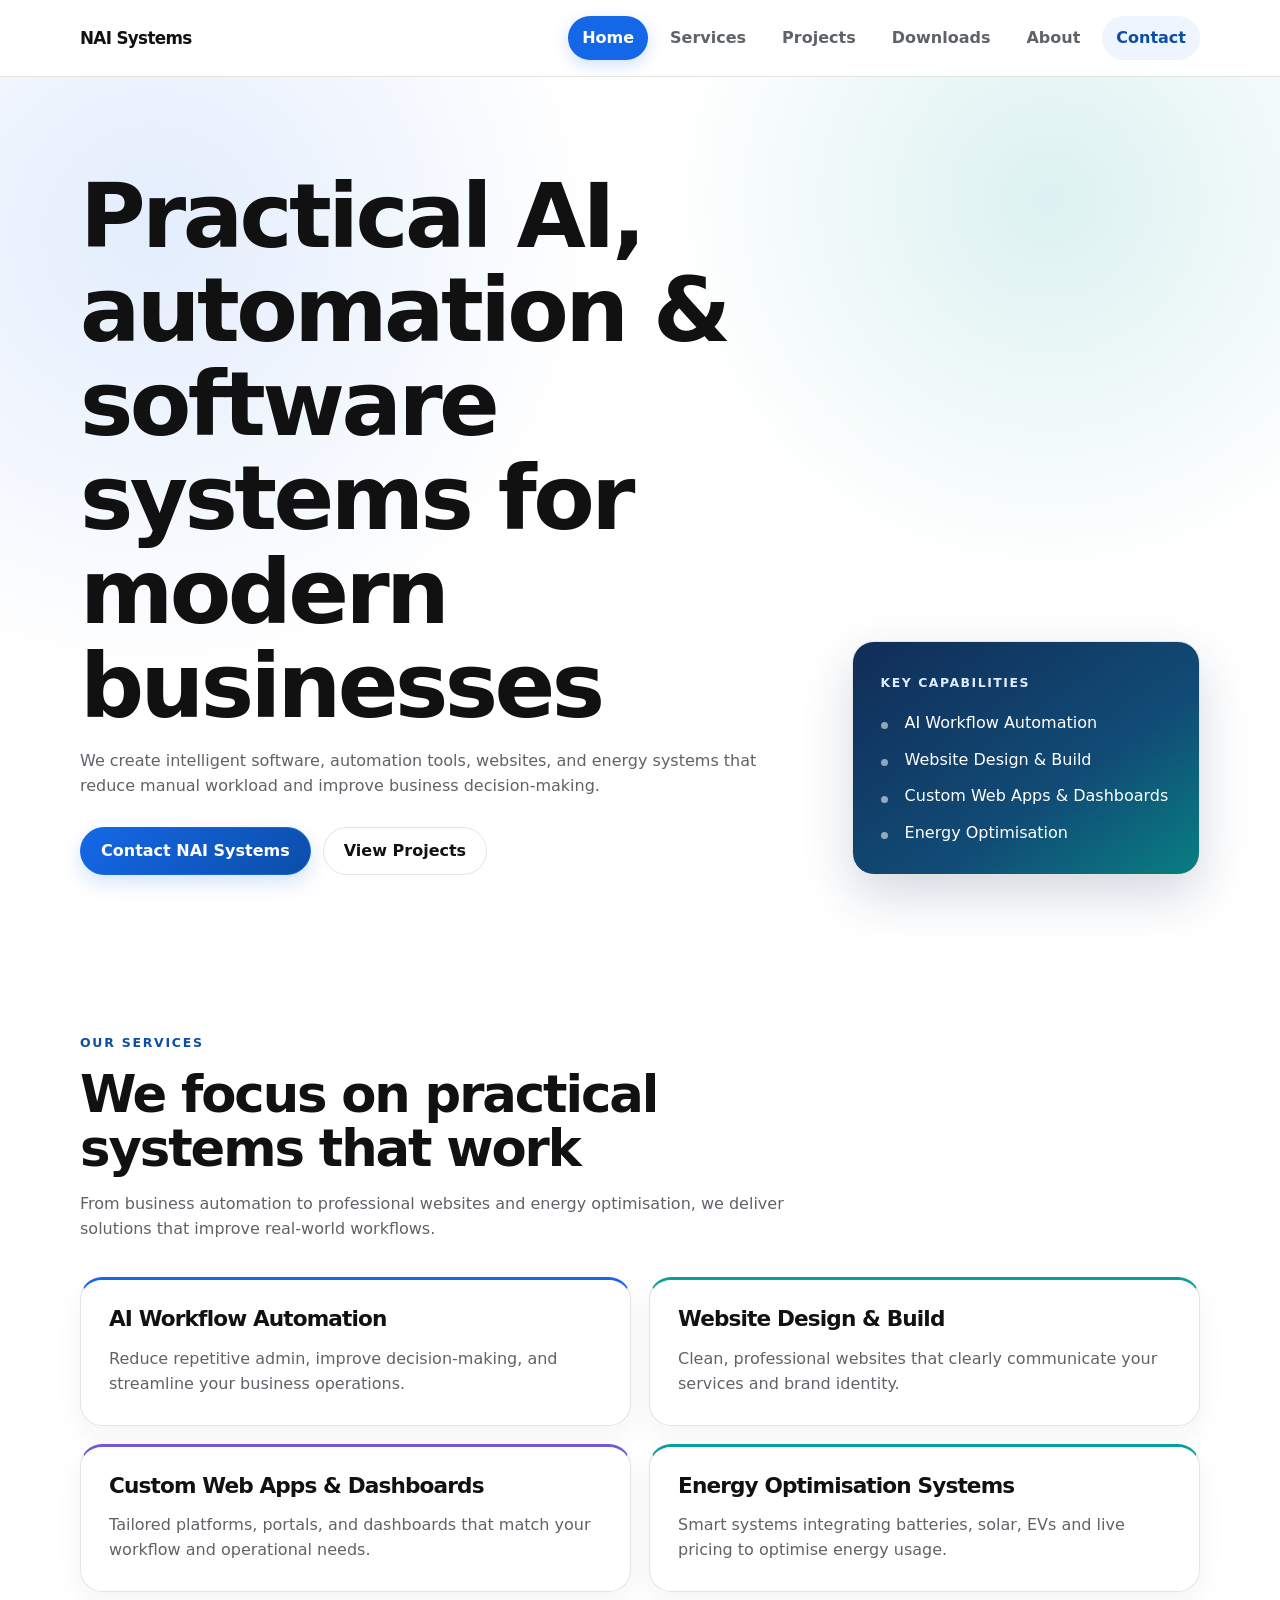
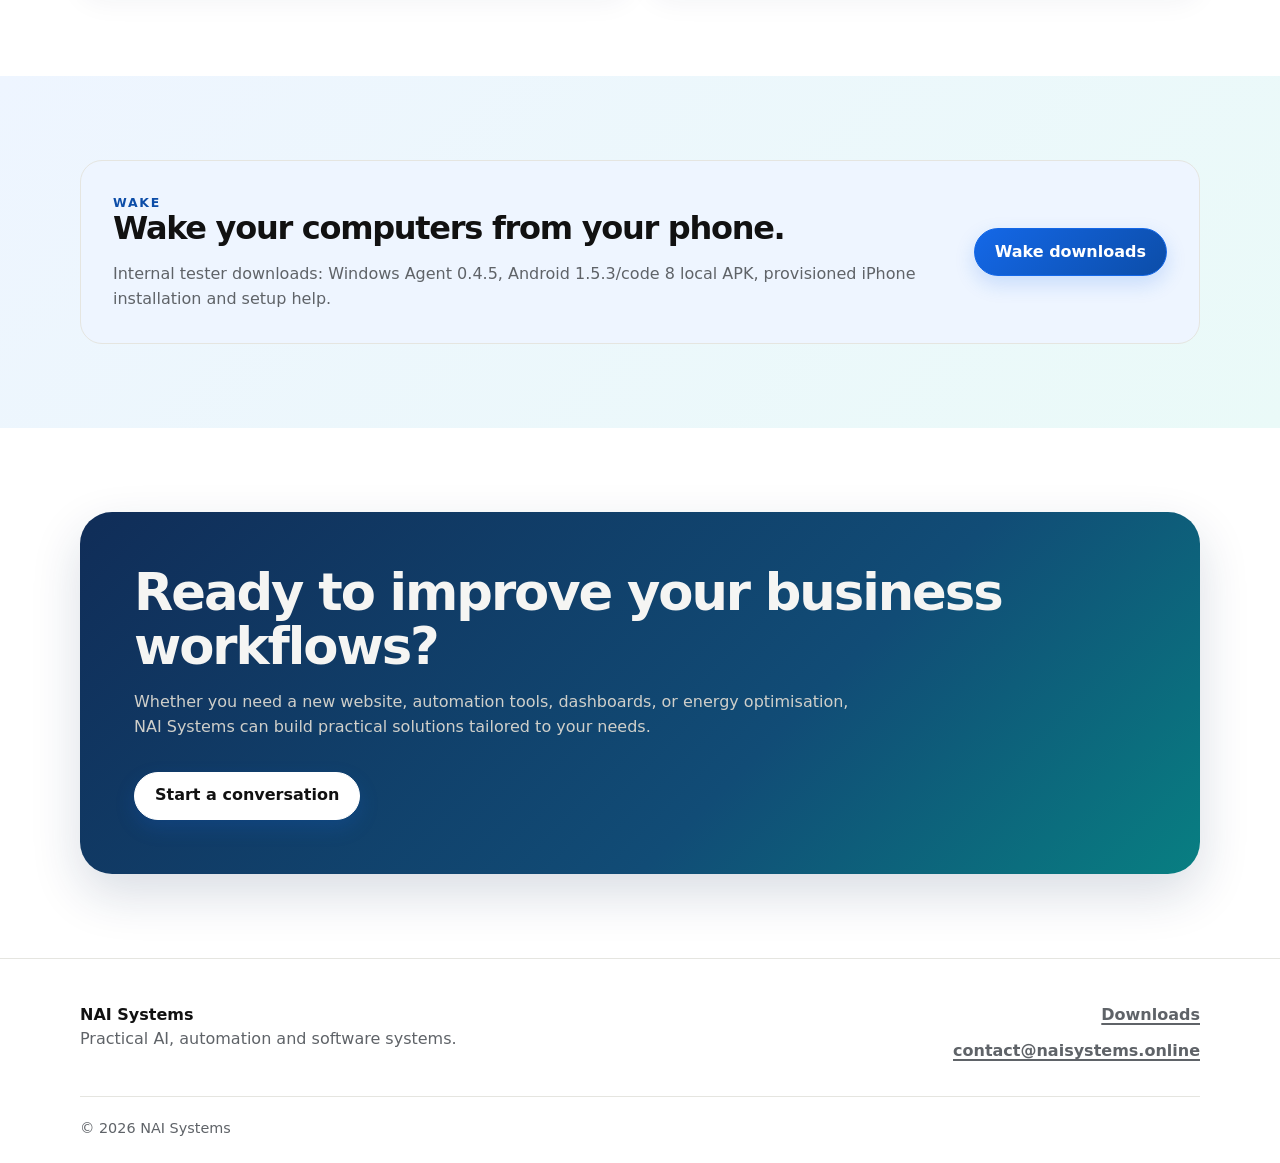
<file: index.html>
<!doctype html>
<html lang="en">
<head>
  <meta charset="utf-8">
  <meta name="viewport" content="width=device-width, initial-scale=1">
  <title>NAI Systems | Practical AI, Automation & Software</title>
  <meta name="description" content="NAI Systems builds practical AI, automation, websites, software and energy systems for modern businesses.">
  <link rel="stylesheet" href="css/styles.css">
  <link rel="icon" href="assets/favicon.ico">
  <link rel="apple-touch-icon" href="assets/apple-touch-icon.png">
  <meta property="og:title" content="NAI Systems">
  <meta property="og:description" content="Practical AI, automation, websites and software systems for modern businesses.">
  <meta property="og:image" content="https://www.naisystems.online/assets/nai-social-preview-1200x630.png">
  <meta property="og:url" content="https://www.naisystems.online">
  <meta property="og:type" content="website">
</head>
<body>
<header class="site-header">
  <div class="container nav-wrap">
    <a class="brand" href="index.html" aria-label="NAI Systems home">
      <span class="brand-name">NAI Systems</span>
    </a>

    <button class="nav-toggle" aria-label="Toggle navigation" onclick="document.body.classList.toggle('nav-open')">
      <span></span><span></span><span></span>
    </button>

    <nav class="site-nav" aria-label="Primary navigation">
      <a href="index.html" aria-current="page">Home</a>
      <a href="services.html">Services</a>
      <a href="projects.html">Projects</a>
      <a href="downloads.html">Downloads</a>
      <a href="about.html">About</a>
      <a class="nav-cta" href="contact.html">Contact</a>
    </nav>
  </div>
</header>

<main>
  <!-- Hero Section -->
  <section class="hero">
    <div class="container hero-grid">
      <div class="hero-copy">
        <h1>Practical AI, automation & software systems for modern businesses</h1>
        <p>We create intelligent software, automation tools, websites, and energy systems that reduce manual workload and improve business decision-making.</p>
        <div class="hero-actions">
          <a class="button primary" href="contact.html">Contact NAI Systems</a>
          <a class="button secondary" href="projects.html">View Projects</a>
        </div>
      </div>
      <div class="hero-panel">
        <p class="panel-label">Key Capabilities</p>
        <ul class="signal-list">
          <li>AI Workflow Automation</li>
          <li>Website Design & Build</li>
          <li>Custom Web Apps & Dashboards</li>
          <li>Energy Optimisation</li>
        </ul>
      </div>
    </div>
  </section>

  <!-- Services Preview -->
  <section class="section">
    <div class="container">
      <div class="section-heading">
        <p class="eyebrow">Our Services</p>
        <h2>We focus on practical systems that work</h2>
        <p>From business automation to professional websites and energy optimisation, we deliver solutions that improve real-world workflows.</p>
      </div>

      <div class="card-grid home-services-grid">
        <article class="card">
          <h3>AI Workflow Automation</h3>
          <p>Reduce repetitive admin, improve decision-making, and streamline your business operations.</p>
        </article>
        <article class="card">
          <h3>Website Design & Build</h3>
          <p>Clean, professional websites that clearly communicate your services and brand identity.</p>
        </article>
        <article class="card">
          <h3>Custom Web Apps & Dashboards</h3>
          <p>Tailored platforms, portals, and dashboards that match your workflow and operational needs.</p>
        </article>
        <article class="card">
          <h3>Energy Optimisation Systems</h3>
          <p>Smart systems integrating batteries, solar, EVs and live pricing to optimise energy usage.</p>
        </article>
      </div>
    </div>
  </section>

  <section class="section muted" aria-labelledby="wake-downloads-heading">
    <div class="container wake-home-callout">
      <div>
        <p class="eyebrow">Wake</p>
        <h2 id="wake-downloads-heading">Wake your computers from your phone.</h2>
        <p>Internal tester downloads: Windows Agent 0.4.5, Android 1.5.3/code 8 local APK, provisioned iPhone installation and setup help.</p>
      </div>
      <a class="button primary" href="downloads.html">Wake downloads</a>
    </div>
  </section>

  <!-- Call to Action -->
  <section class="cta">
    <div class="container cta-box">
      <h2>Ready to improve your business workflows?</h2>
      <p>Whether you need a new website, automation tools, dashboards, or energy optimisation, NAI Systems can build practical solutions tailored to your needs.</p>
      <a class="button primary" href="contact.html">Start a conversation</a>
    </div>
  </section>
</main>

<footer class="site-footer">
  <div class="container footer-grid">
    <div>
      <a class="footer-brand" href="index.html">NAI Systems</a>
      <p>Practical AI, automation and software systems.</p>
    </div>
    <div class="footer-links">
      <a href="downloads.html">Downloads</a>
      <a href="mailto:contact@naisystems.online">contact@naisystems.online</a>
    </div>
  </div>
  <div class="container footer-bottom">
    <span>© 2026 NAI Systems</span>
  </div>
</footer>
<script>
  document.addEventListener('click', function(event) {
    if (!event.target.closest('.site-header')) {
      document.body.classList.remove('nav-open');
    }
  });
</script>
</body>
</html>
</file>
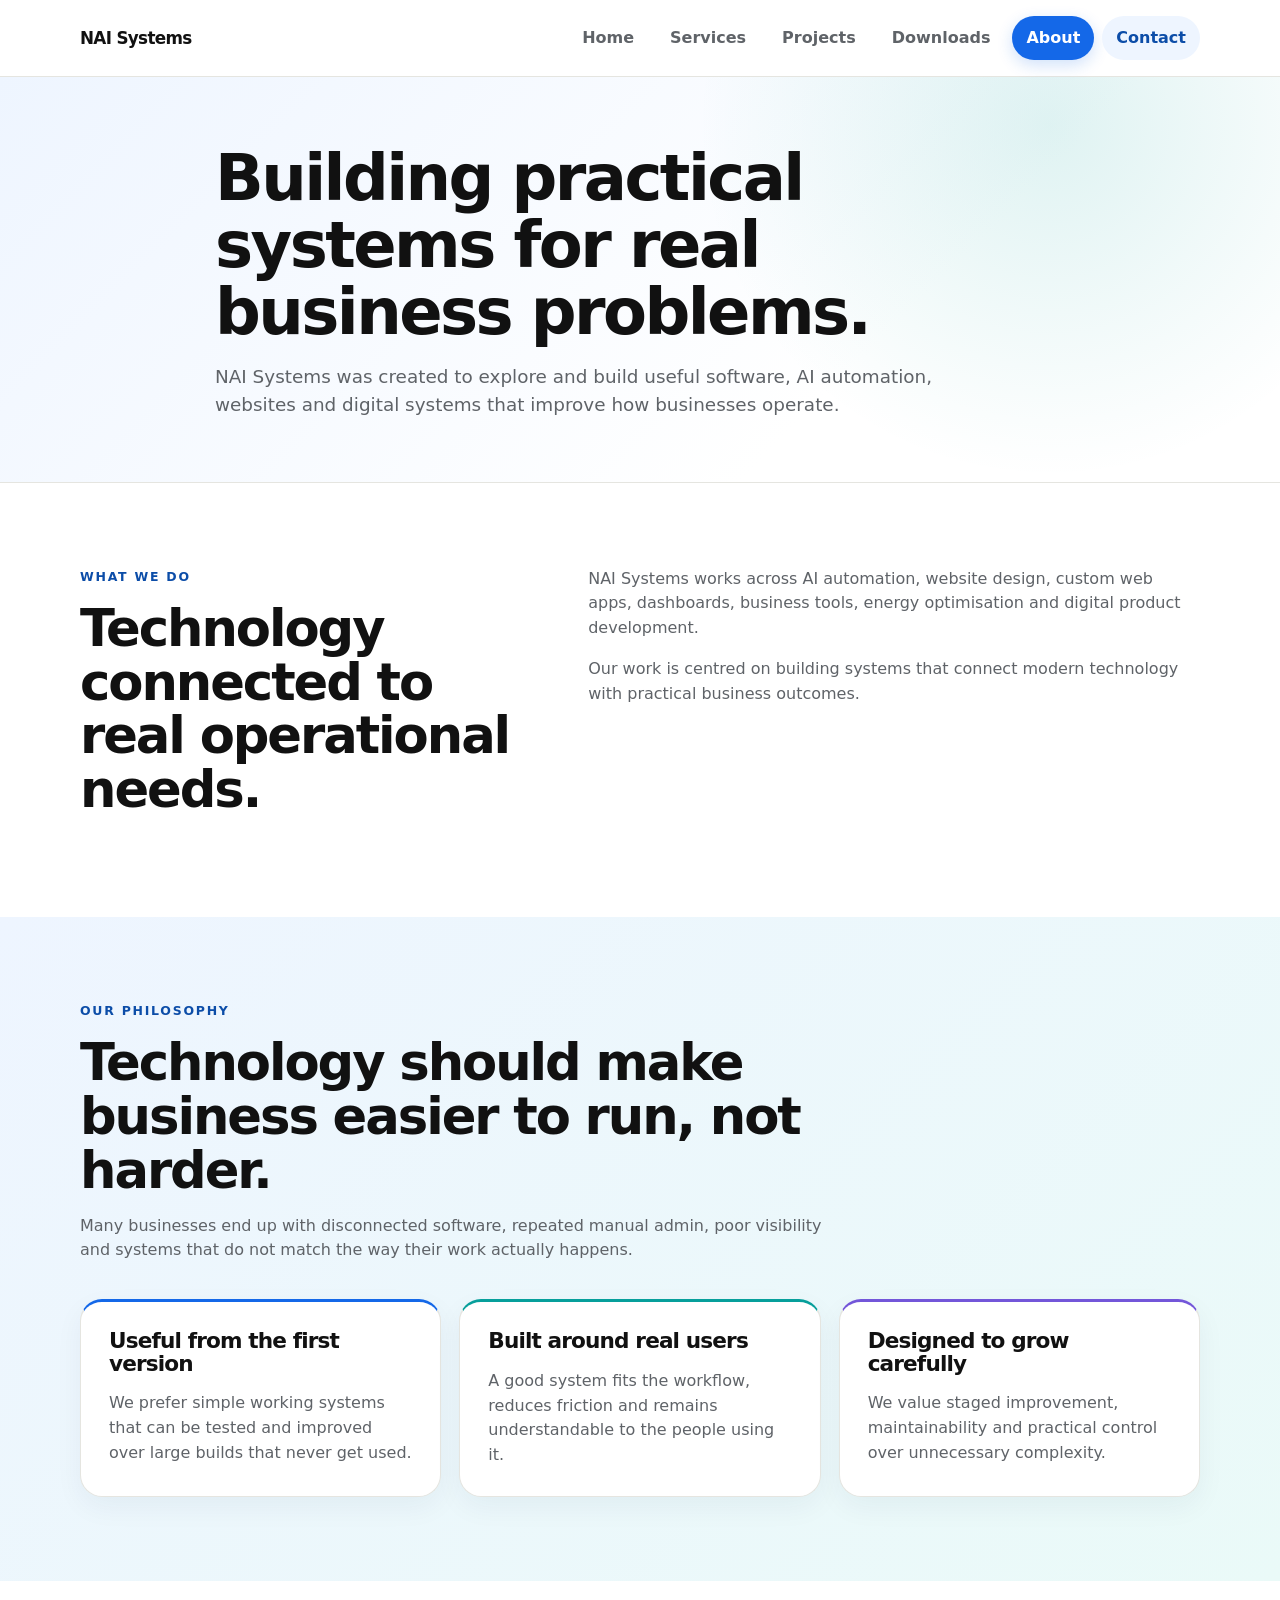
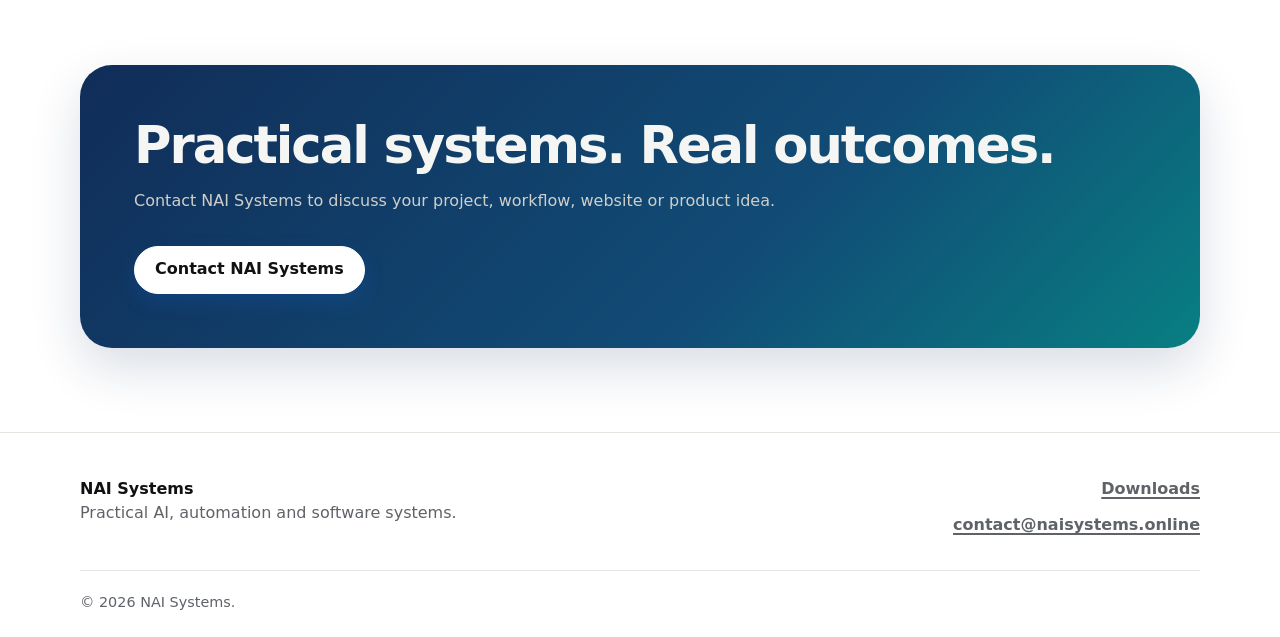
<file: about.html>
<!doctype html>
<html lang="en">
<head>
  <meta charset="utf-8">
  <meta name="viewport" content="width=device-width, initial-scale=1">
  <title>About | NAI Systems</title>
  <meta name="description" content="NAI Systems builds practical software, AI automation, websites and digital systems for real business problems.">
  <link rel="stylesheet" href="css/styles.css">
  <link rel="icon" href="assets/favicon.ico">
  <link rel="apple-touch-icon" href="assets/apple-touch-icon.png">
  <meta property="og:title" content="NAI Systems">
  <meta property="og:description" content="Practical AI, automation, websites and software systems for modern businesses.">
  <meta property="og:image" content="https://www.naisystems.online/assets/nai-social-preview-1200x630.png">
  <meta property="og:url" content="https://www.naisystems.online">
  <meta property="og:type" content="website">
</head>
<body>

<header class="site-header">
  <div class="container nav-wrap">
    <a class="brand" href="index.html" aria-label="NAI Systems home">
      <span class="brand-name">NAI Systems</span>
    </a>

    <button class="nav-toggle" aria-label="Toggle navigation" onclick="document.body.classList.toggle('nav-open')">
      <span></span><span></span><span></span>
    </button>

    <nav class="site-nav" aria-label="Primary navigation">
      <a href="index.html">Home</a>
      <a href="services.html">Services</a>
      <a href="projects.html">Projects</a>
      <a href="downloads.html">Downloads</a>
      <a href="about.html" aria-current="page">About</a>
      <a class="nav-cta" href="contact.html">Contact</a>
    </nav>
  </div>
</header>

<main>

<section class="page-hero">
  <div class="container narrow">
    <h1>Building practical systems for real business problems.</h1>
    <p>NAI Systems was created to explore and build useful software, AI automation, websites and digital systems that improve how businesses operate.</p>
  </div>
</section>

<section class="section">
  <div class="container split">
    <div>
      <p class="eyebrow">What we do</p>
      <h2>Technology connected to real operational needs.</h2>
    </div>
    <div>
      <p>NAI Systems works across AI automation, website design, custom web apps, dashboards, business tools, energy optimisation and digital product development.</p>
      <p>Our work is centred on building systems that connect modern technology with practical business outcomes.</p>
    </div>
  </div>
</section>

<section class="section muted">
  <div class="container">
    <div class="section-heading">
      <p class="eyebrow">Our philosophy</p>
      <h2>Technology should make business easier to run, not harder.</h2>
      <p>Many businesses end up with disconnected software, repeated manual admin, poor visibility and systems that do not match the way their work actually happens.</p>
    </div>

    <div class="card-grid three">
      <article class="card">
        <h3>Useful from the first version</h3>
        <p>We prefer simple working systems that can be tested and improved over large builds that never get used.</p>
      </article>
      <article class="card">
        <h3>Built around real users</h3>
        <p>A good system fits the workflow, reduces friction and remains understandable to the people using it.</p>
      </article>
      <article class="card">
        <h3>Designed to grow carefully</h3>
        <p>We value staged improvement, maintainability and practical control over unnecessary complexity.</p>
      </article>
    </div>
  </div>
</section>

<section class="cta">
  <div class="container cta-box">
    <h2>Practical systems. Real outcomes.</h2>
    <p>Contact NAI Systems to discuss your project, workflow, website or product idea.</p>
    <a class="button primary" href="contact.html">Contact NAI Systems</a>
  </div>
</section>

</main>

<footer class="site-footer">
  <div class="container footer-grid">
    <div>
      <a class="footer-brand" href="index.html">NAI Systems</a>
      <p>Practical AI, automation and software systems.</p>
    </div>
    <div class="footer-links">
      <a href="downloads.html">Downloads</a>
      <a href="mailto:contact@naisystems.online">contact@naisystems.online</a>
    </div>
  </div>
  <div class="container footer-bottom">
    <span>© 2026 NAI Systems.</span>
  </div>
</footer>

<script>
  document.addEventListener('click', function(event) {
    if (!event.target.closest('.site-header')) {
      document.body.classList.remove('nav-open');
    }
  });
</script>
</body>
</html>
</file>
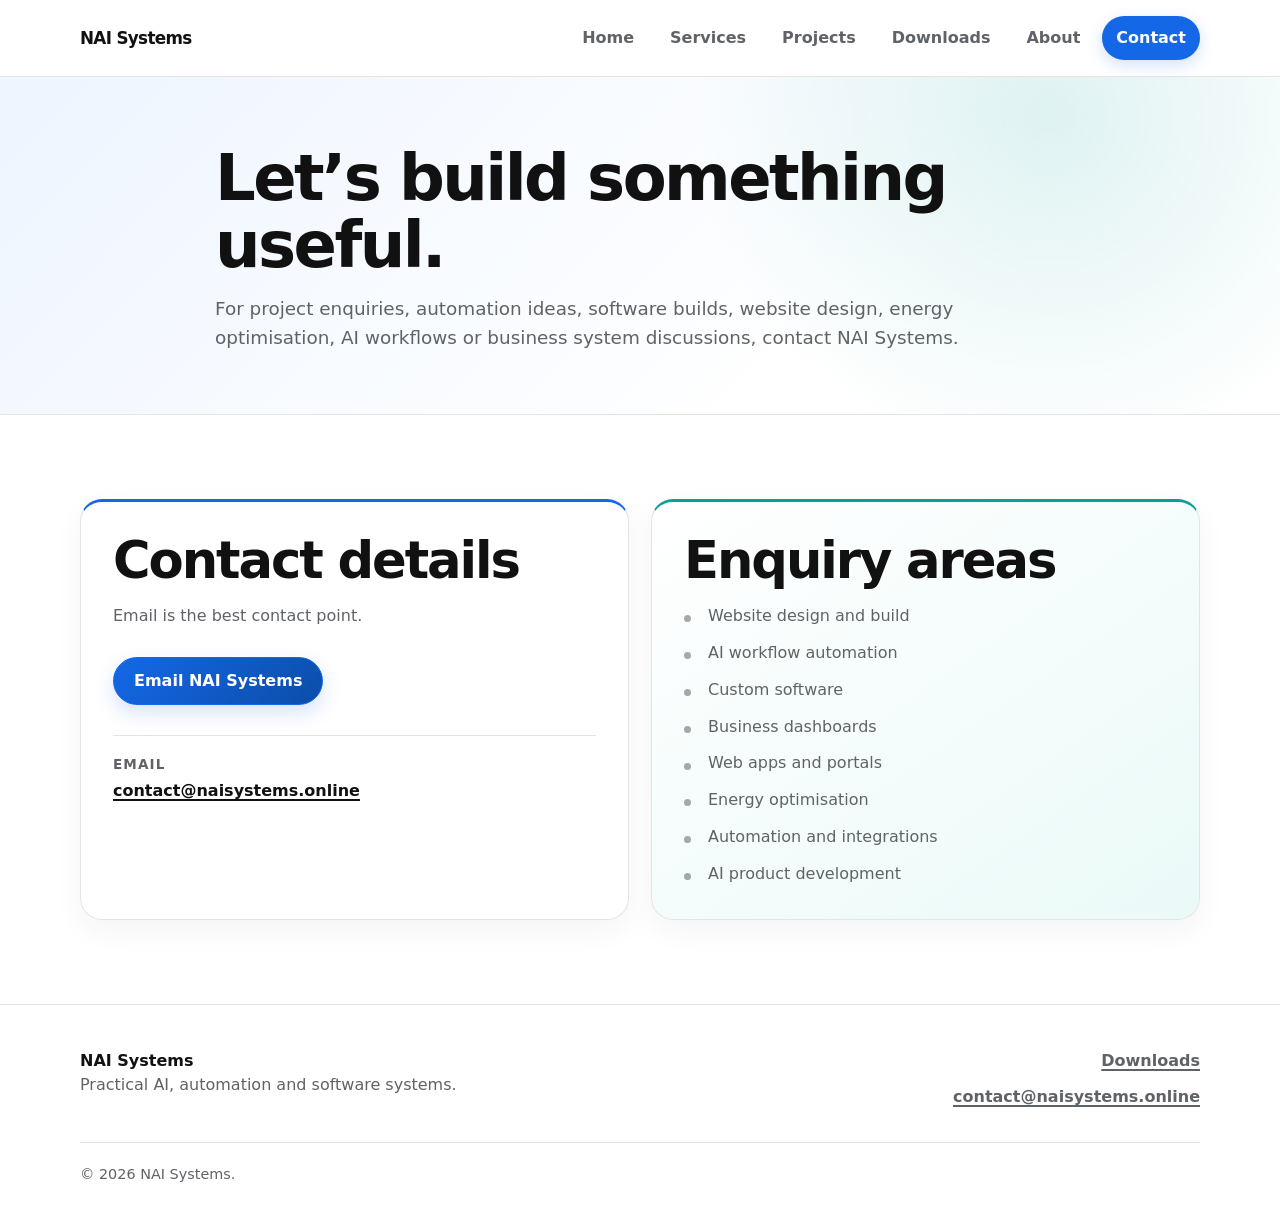
<file: contact.html>
<!doctype html>
<html lang="en">
<head>
  <meta charset="utf-8">
  <meta name="viewport" content="width=device-width, initial-scale=1">
  <title>Contact | NAI Systems</title>
  <meta name="description" content="Contact NAI Systems for website design, AI workflow automation, custom software, dashboards, energy optimisation and digital systems.">
  <link rel="stylesheet" href="css/styles.css">
  <link rel="icon" href="assets/favicon.ico">
  <link rel="apple-touch-icon" href="assets/apple-touch-icon.png">
  <meta property="og:title" content="NAI Systems">
  <meta property="og:description" content="Practical AI, automation, websites and software systems for modern businesses.">
  <meta property="og:image" content="https://www.naisystems.online/assets/nai-social-preview-1200x630.png">
  <meta property="og:url" content="https://www.naisystems.online">
  <meta property="og:type" content="website">
</head>
<body>

<header class="site-header">
  <div class="container nav-wrap">
    <a class="brand" href="index.html" aria-label="NAI Systems home">
      <span class="brand-name">NAI Systems</span>
    </a>

    <button class="nav-toggle" aria-label="Toggle navigation" onclick="document.body.classList.toggle('nav-open')">
      <span></span><span></span><span></span>
    </button>

    <nav class="site-nav" aria-label="Primary navigation">
      <a href="index.html">Home</a>
      <a href="services.html">Services</a>
      <a href="projects.html">Projects</a>
      <a href="downloads.html">Downloads</a>
      <a href="about.html">About</a>
      <a class="nav-cta" href="contact.html" aria-current="page">Contact</a>
    </nav>
  </div>
</header>

<main>

<section class="page-hero">
  <div class="container narrow">
    <h1>Let’s build something useful.</h1>
    <p>For project enquiries, automation ideas, software builds, website design, energy optimisation, AI workflows or business system discussions, contact NAI Systems.</p>
  </div>
</section>

<section class="section">
  <div class="container contact-grid">
    <div class="contact-card">
      <h2>Contact details</h2>
      <p>Email is the best contact point.</p>
      <div class="contact-actions">
        <a class="button primary" href="mailto:contact@naisystems.online">Email NAI Systems</a>
      </div>
      <dl class="contact-list">
        <div>
          <dt>Email</dt>
          <dd><a href="mailto:contact@naisystems.online">contact@naisystems.online</a></dd>
        </div>
      </dl>
    </div>

    <div class="contact-card">
      <h2>Enquiry areas</h2>
      <ul class="signal-list">
        <li>Website design and build</li>
        <li>AI workflow automation</li>
        <li>Custom software</li>
        <li>Business dashboards</li>
        <li>Web apps and portals</li>
        <li>Energy optimisation</li>
        <li>Automation and integrations</li>
        <li>AI product development</li>
      </ul>
    </div>
  </div>
</section>

</main>

<footer class="site-footer">
  <div class="container footer-grid">
    <div>
      <a class="footer-brand" href="index.html">NAI Systems</a>
      <p>Practical AI, automation and software systems.</p>
    </div>
    <div class="footer-links">
      <a href="downloads.html">Downloads</a>
      <a href="mailto:contact@naisystems.online">contact@naisystems.online</a>
    </div>
  </div>
  <div class="container footer-bottom">
    <span>© 2026 NAI Systems.</span>
  </div>
</footer>

<script>
  document.addEventListener('click', function(event) {
    if (!event.target.closest('.site-header')) {
      document.body.classList.remove('nav-open');
    }
  });
</script>
</body>
</html>
</file>
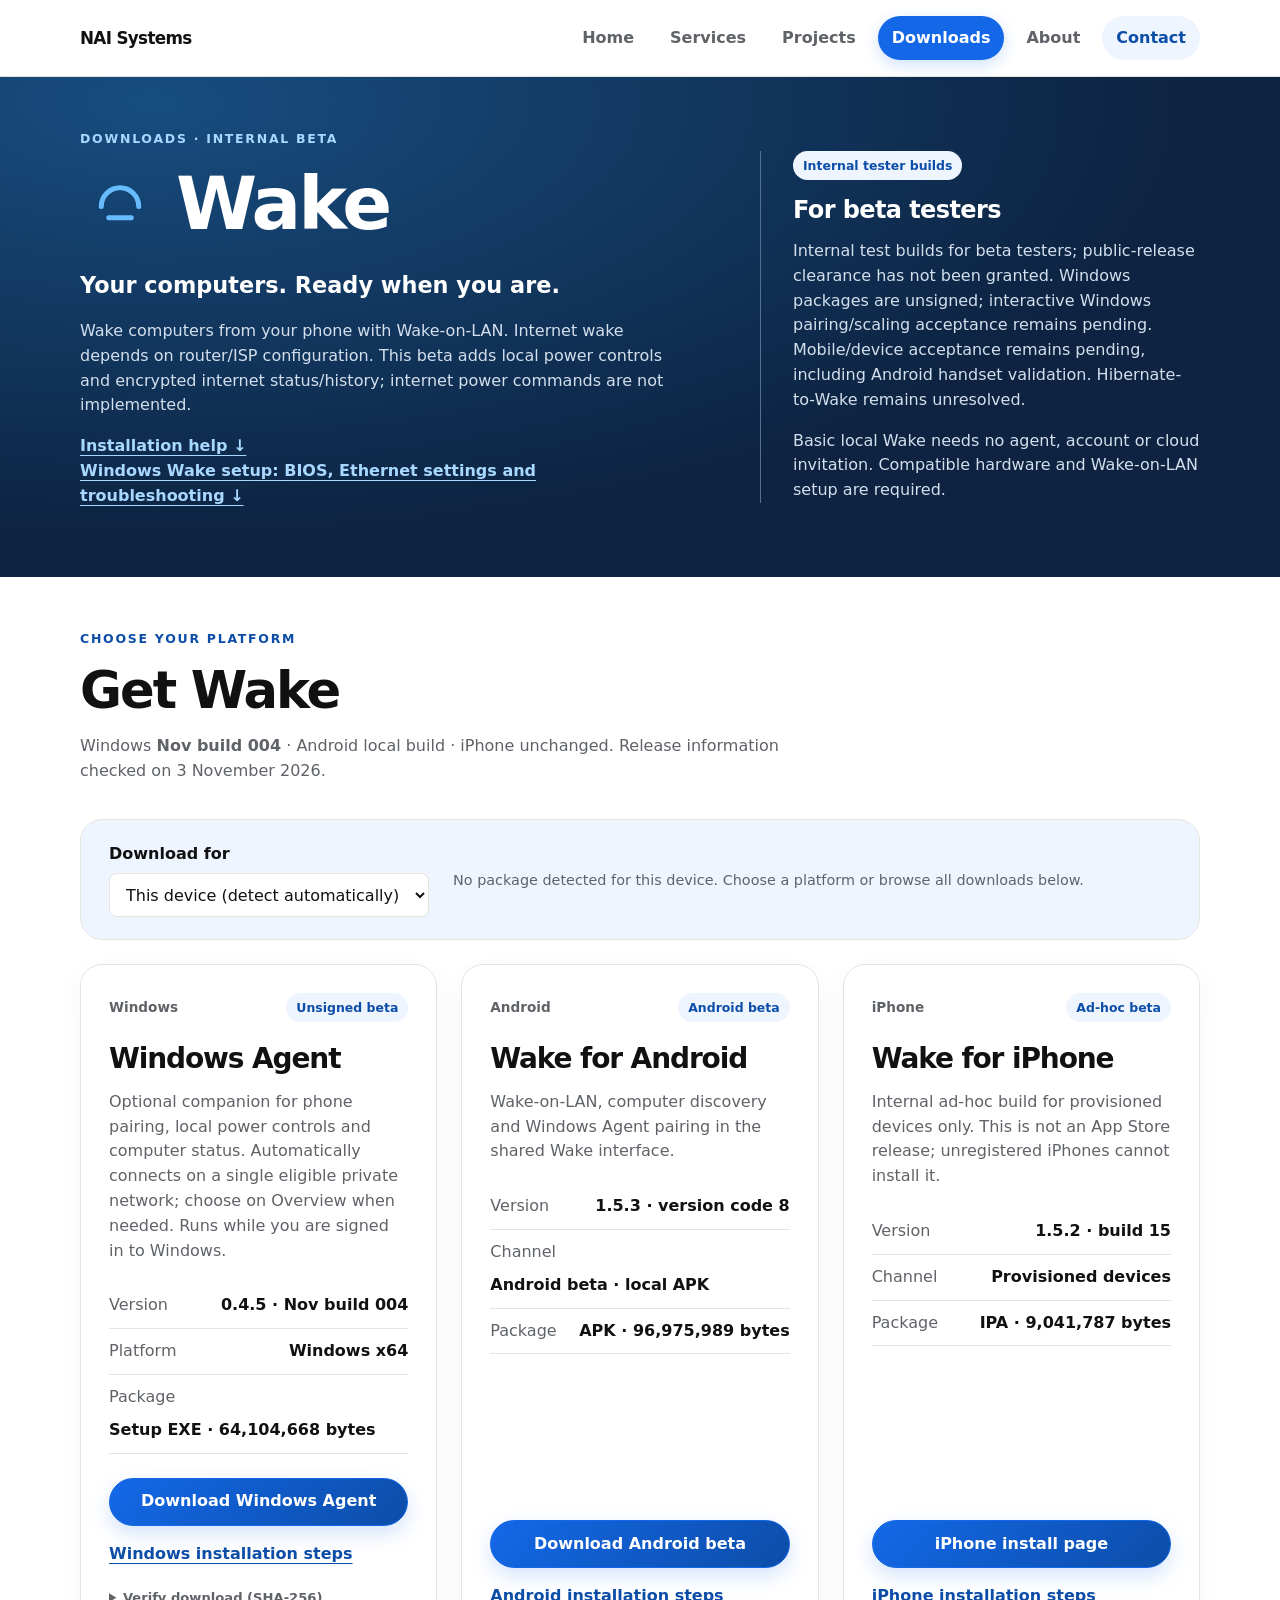
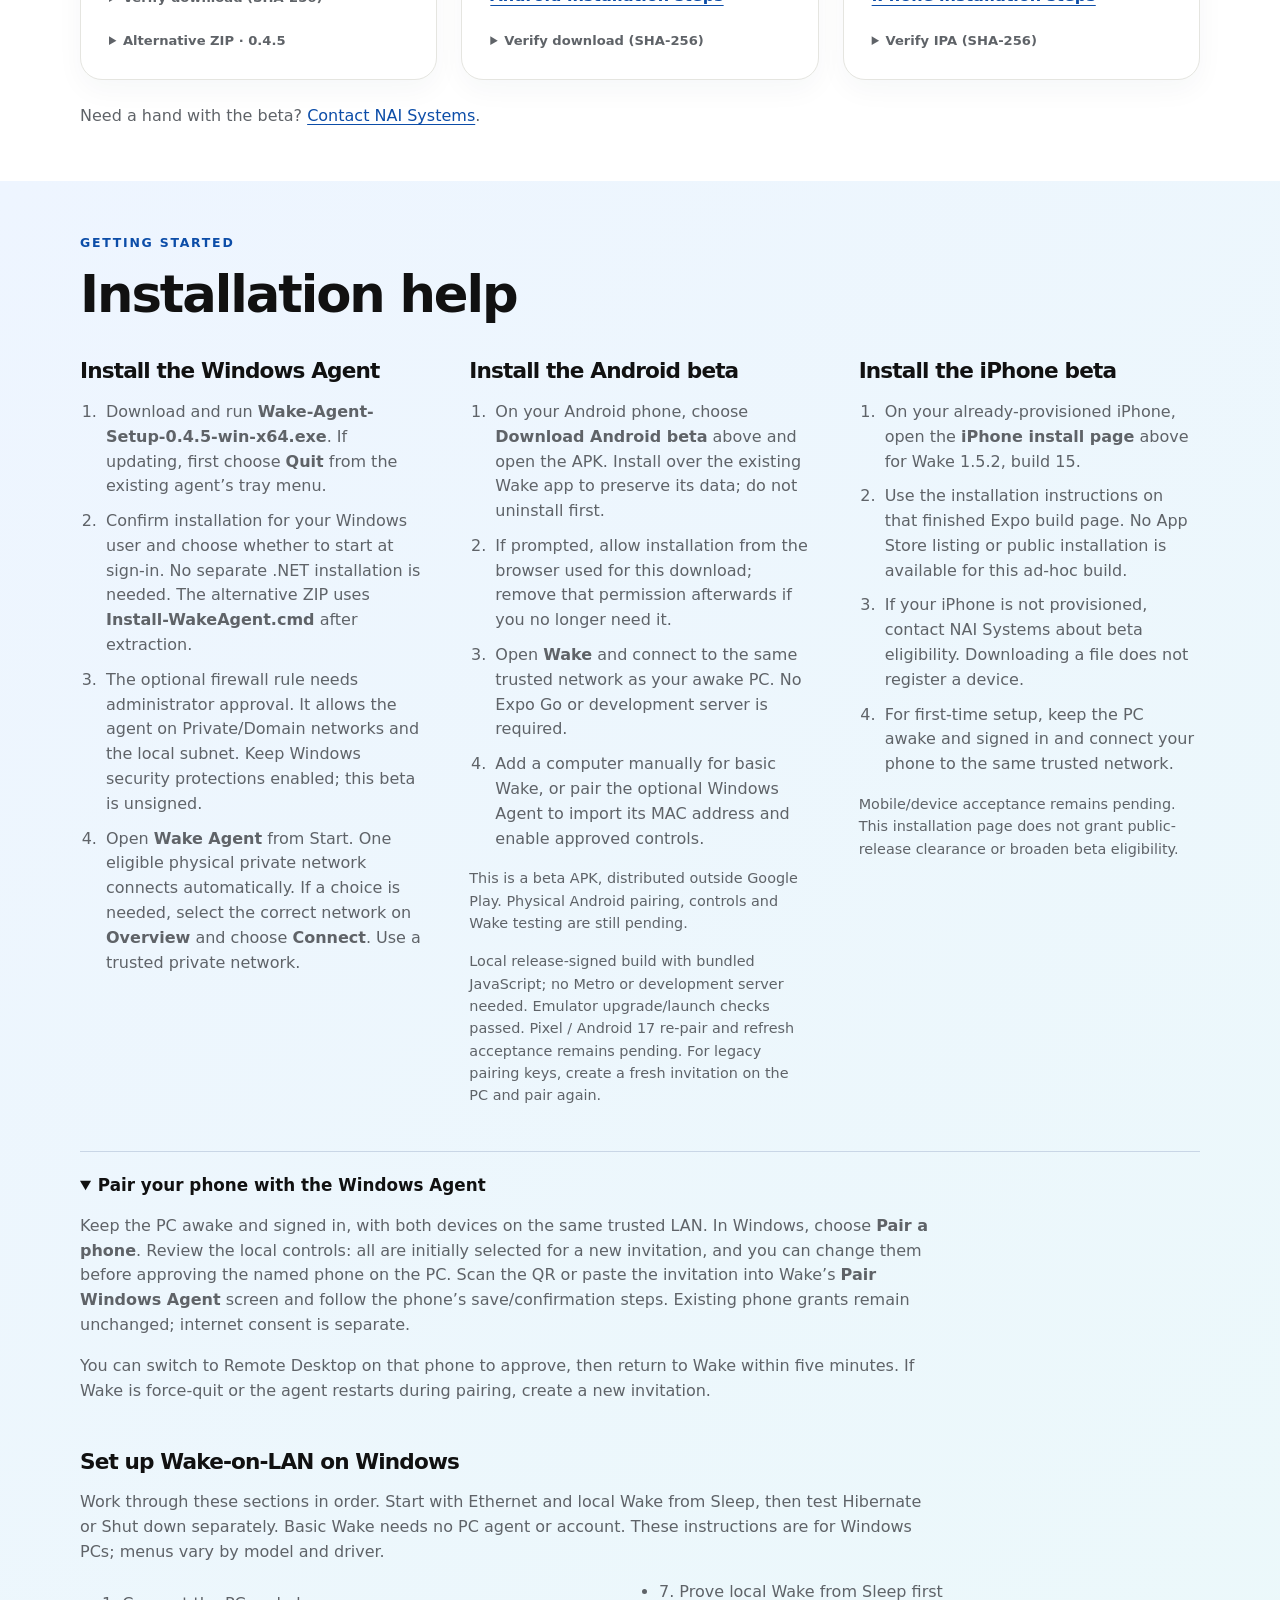
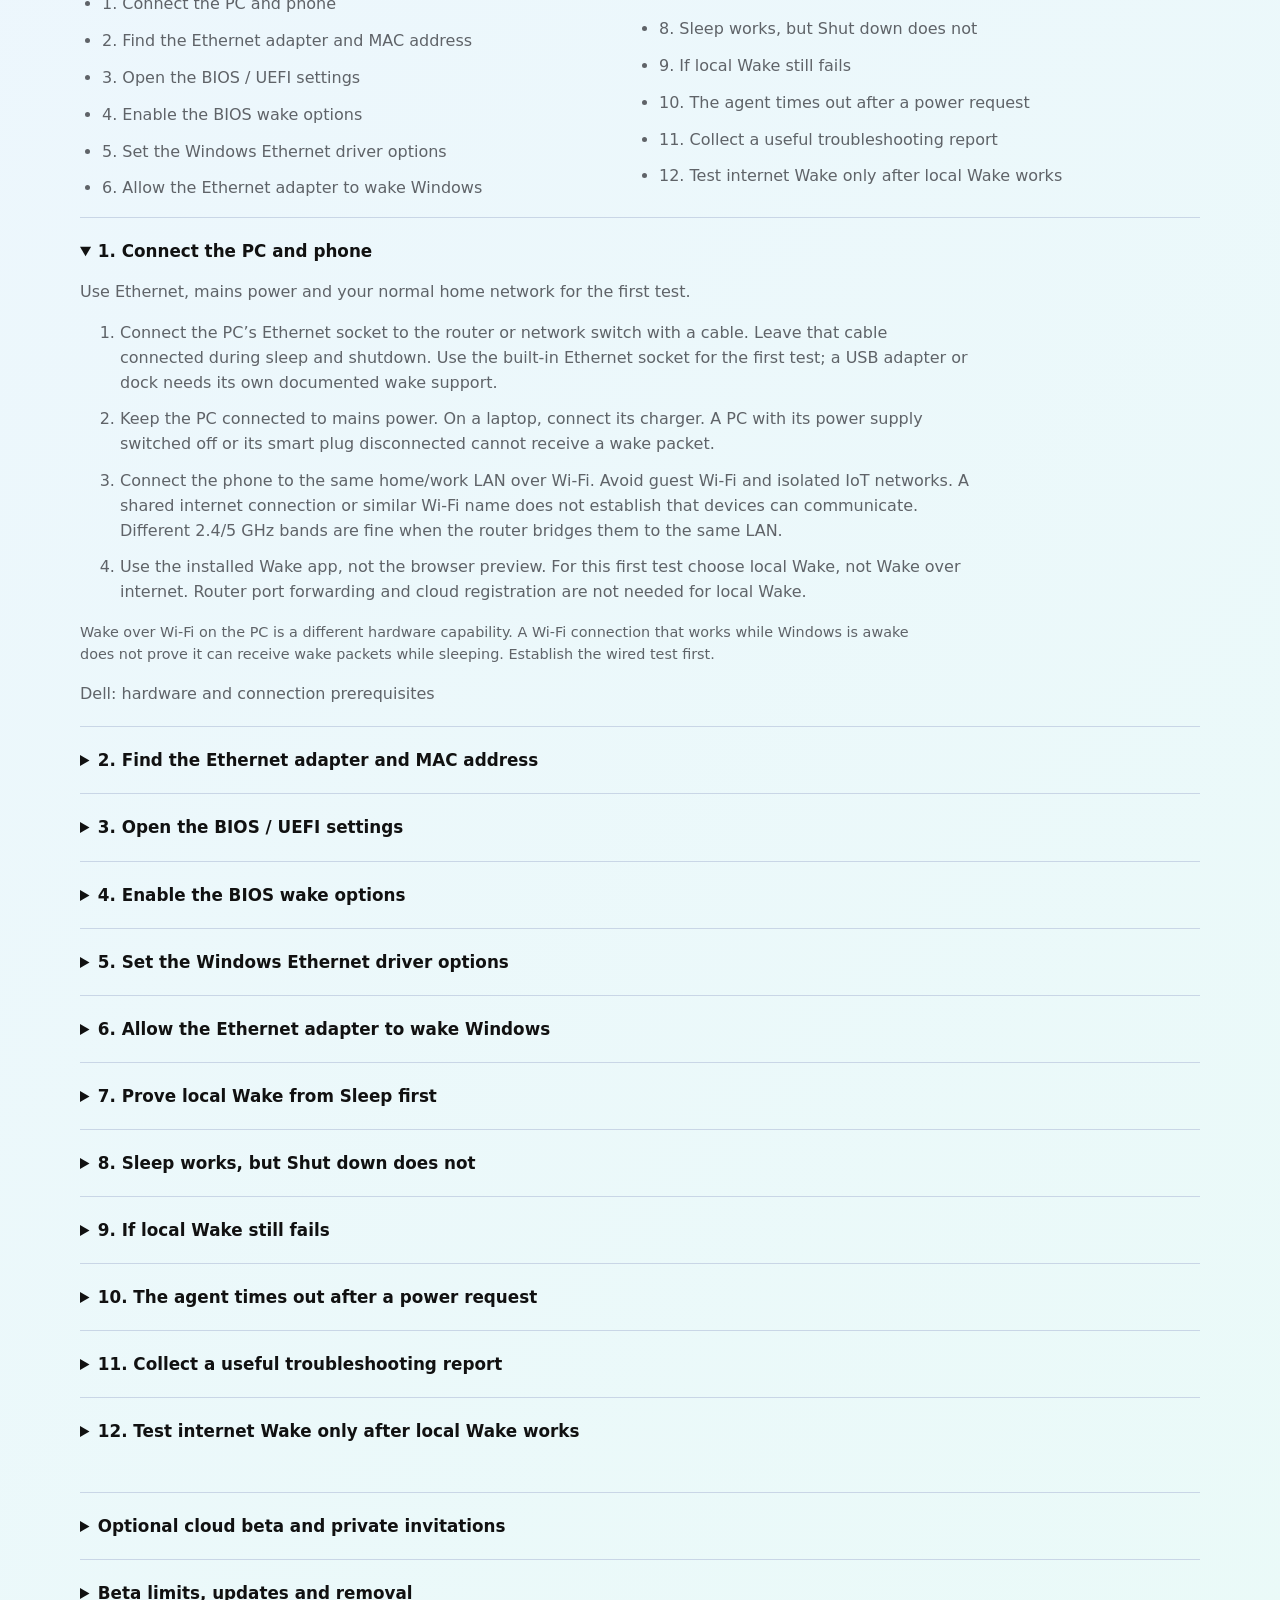
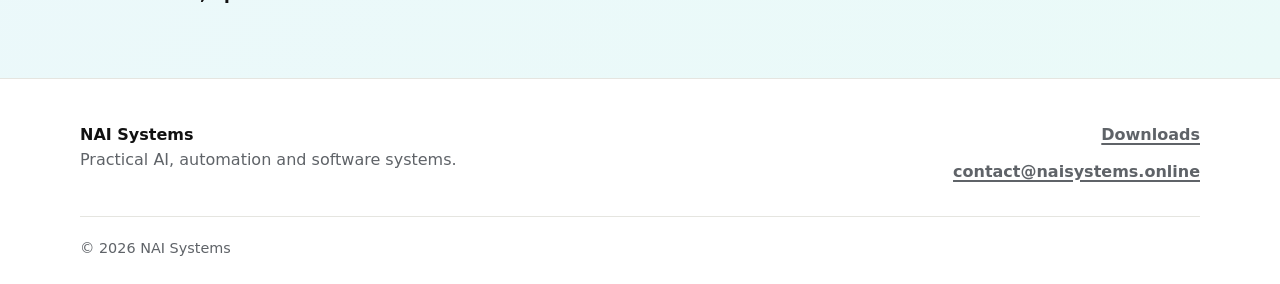
<file: downloads.html>
<!doctype html>
<html lang="en">
<head>
  <meta charset="utf-8">
  <meta name="viewport" content="width=device-width, initial-scale=1">
  <title>Wake Downloads | NAI Systems</title>
  <meta name="description" content="Wake internal beta downloads: Windows Agent 0.4.5, local Android 1.5.3/code 8 APK, provisioned iPhone installation and setup help.">
  <link rel="stylesheet" href="css/styles.css">
  <link rel="icon" href="assets/favicon.ico">
  <link rel="apple-touch-icon" href="assets/apple-touch-icon.png">
  <meta property="og:title" content="Wake Downloads | NAI Systems">
  <meta property="og:description" content="Wake Windows Agent 0.4.5 and local Android 1.5.3/code 8 beta downloads, with provisioned iPhone installation and setup help.">
  <meta property="og:image" content="https://www.naisystems.online/assets/nai-social-preview-1200x630.png">
  <meta property="og:url" content="https://www.naisystems.online/downloads.html">
  <meta property="og:type" content="website">
</head>
<body>
<a class="skip-link" href="#main">Skip to content</a>
<header class="site-header">
  <div class="container nav-wrap">
    <a class="brand" href="index.html" aria-label="NAI Systems home"><span class="brand-name">NAI Systems</span></a>
    <button class="nav-toggle" aria-label="Toggle navigation" aria-controls="primary-nav" aria-expanded="false" onclick="document.body.classList.toggle('nav-open'); this.setAttribute('aria-expanded', document.body.classList.contains('nav-open'))">
      <span></span><span></span><span></span>
    </button>
    <nav class="site-nav" id="primary-nav" aria-label="Primary navigation">
      <a href="index.html">Home</a>
      <a href="services.html">Services</a>
      <a href="projects.html">Projects</a>
      <a href="downloads.html" aria-current="page">Downloads</a>
      <a href="about.html">About</a>
      <a class="nav-cta" href="contact.html">Contact</a>
    </nav>
  </div>
</header>
<main id="main">
  <section class="wake-hero">
    <div class="container wake-hero-layout">
      <div>
        <p class="eyebrow">Downloads · Internal beta</p>
        <div class="wake-lockup">
          <img src="assets/wake-dawn.svg" width="80" height="80" alt="">
          <h1>Wake</h1>
        </div>
        <p class="wake-intro">Your computers. Ready when you are.</p>
        <p>Wake computers from your phone with Wake-on-LAN. Internet wake depends on router/ISP configuration. This beta adds local power controls and encrypted internet status/history; internet power commands are not implemented.</p>
        <a class="text-link" href="#installation">Installation help <span aria-hidden="true">↓</span></a>
        <p><a class="text-link" href="#wake-setup">Windows Wake setup: BIOS, Ethernet settings and troubleshooting ↓</a></p>
      </div>
      <aside class="wake-beta-note" aria-label="Beta release notice">
        <span class="release-badge">Internal tester builds</span>
        <h2>For beta testers</h2>
        <p>Internal test builds for beta testers; public-release clearance has not been granted. Windows packages are unsigned; interactive Windows pairing/scaling acceptance remains pending. Mobile/device acceptance remains pending, including Android handset validation. Hibernate-to-Wake remains unresolved.</p>
        <p>Basic local Wake needs no agent, account or cloud invitation. Compatible hardware and Wake-on-LAN setup are required.</p>
      </aside>
    </div>
  </section>

  <section class="section downloads-section" aria-labelledby="downloads-heading">
    <div class="container">
      <div class="section-heading">
        <p class="eyebrow">Choose your platform</p>
        <h2 id="downloads-heading">Get Wake</h2>
        <p>Windows <strong>Nov build 004</strong> · Android local build · iPhone unchanged. Release information checked on <time datetime="2026-11-03">3 November 2026</time>.</p>
      </div>
      <div class="download-recommendation" id="download-recommendation" hidden>
        <div class="download-choice">
          <label for="download-platform">Download for</label>
          <select id="download-platform">
            <option value="auto">This device (detect automatically)</option>
            <option value="windows">Windows x64</option>
            <option value="android">Android</option>
            <option value="iphone">iPhone (provisioned devices)</option>
          </select>
        </div>
        <p id="download-recommendation-note" role="status" aria-live="polite" aria-atomic="true"></p>
        <a class="button primary" id="recommended-download" aria-describedby="download-recommendation-note" hidden></a>
      </div>
      <div class="download-grid">
        <article class="download-card" aria-labelledby="windows-heading">
          <div class="download-card-heading"><span class="platform-label">Windows</span><span class="release-badge">Unsigned beta</span></div>
          <h3 id="windows-heading">Windows Agent</h3>
          <p>Optional companion for phone pairing, local power controls and computer status. Automatically connects on a single eligible private network; choose on Overview when needed. Runs while you are signed in to Windows.</p>
          <dl class="release-details">
            <div><dt>Version</dt><dd>0.4.5 · Nov build 004</dd></div>
            <div><dt>Platform</dt><dd>Windows x64</dd></div>
            <div><dt>Package</dt><dd>Setup EXE · 64,104,668 bytes</dd></div>
          </dl>
          <a class="button primary" href="downloads/Wake-Agent-Setup-0.4.5-win-x64.exe" download>Download Windows Agent <span class="visually-hidden">0.4.5 setup EXE, Nov build 004</span></a>
          <a class="text-link" href="#windows-install">Windows installation steps</a>
          <details class="checksum">
            <summary>Verify download (SHA-256)</summary>
            <code>1091f66fb386d939f906b82e9e1ed06cbe998e864b4f315d1cf90d23e19b94e2</code>
          </details>
          <details class="checksum">
            <summary>Alternative ZIP · 0.4.5</summary>
            <p><a class="text-link" href="downloads/Wake-Agent-0.4.5-win-x64.zip" download>Download Windows Agent ZIP</a> · 58,615,898 bytes. Extract and run <strong>Install-WakeAgent.cmd</strong>.</p>
            <p>SHA-256:</p>
            <code>873d7cae6cf29a433a310118dfa4e1346308cedb935a26e8d8f3a25d9280e099</code>
          </details>
        </article>
        <article class="download-card" aria-labelledby="android-heading">
          <div class="download-card-heading"><span class="platform-label">Android</span><span class="release-badge">Android beta</span></div>
          <h3 id="android-heading">Wake for Android</h3>
          <p>Wake-on-LAN, computer discovery and Windows Agent pairing in the shared Wake interface.</p>
          <dl class="release-details">
            <div><dt>Version</dt><dd>1.5.3 · version code 8</dd></div>
            <div><dt>Channel</dt><dd>Android beta · local APK</dd></div>
            <div><dt>Package</dt><dd>APK · 96,975,989 bytes</dd></div>
          </dl>
          <a class="button primary" href="downloads/Wake-1.5.3-android-8-local.apk" download>Download Android beta <span class="visually-hidden">1.5.3 version code 8 local APK, Nov build 003 source</span></a>
          <a class="text-link" href="#android-install">Android installation steps</a>
          <details class="checksum">
            <summary>Verify download (SHA-256)</summary>
            <code>1265d802543fa9bf3ba351178295b2155f521586b336d433c660f8e74fa2812d</code>
          </details>
        </article>
        <article class="download-card" aria-labelledby="iphone-heading">
          <div class="download-card-heading"><span class="platform-label">iPhone</span><span class="release-badge">Ad-hoc beta</span></div>
          <h3 id="iphone-heading">Wake for iPhone</h3>
          <p>Internal ad-hoc build for provisioned devices only. This is not an App Store release; unregistered iPhones cannot install it.</p>
          <dl class="release-details">
            <div><dt>Version</dt><dd>1.5.2 · build 15</dd></div>
            <div><dt>Channel</dt><dd>Provisioned devices</dd></div>
            <div><dt>Package</dt><dd>IPA · 9,041,787 bytes</dd></div>
          </dl>
          <a class="button primary" href="https://expo.dev/accounts/naisystemss-team/projects/wake/builds/76335874-888b-45ac-ad0d-a5eeb5f783ab" referrerpolicy="no-referrer">iPhone install page <span class="visually-hidden">1.5.2 build 15, Nov build 002, on Expo</span></a>
          <a class="text-link" href="#iphone-install">iPhone installation steps</a>
          <details class="checksum">
            <summary>Verify IPA (SHA-256)</summary>
            <code>d416506e98e114378c0c8b1ce1043dce0ce938a6974b580ca7648a638bcc0400</code>
          </details>
        </article>
      </div>
      <p class="download-support">Need a hand with the beta? <a href="mailto:contact@naisystems.online?subject=Wake%20beta%20support">Contact NAI Systems</a>.</p>
    </div>
  </section>

  <section class="section muted installation-section" id="installation" aria-labelledby="installation-heading">
    <div class="container">
      <div class="section-heading"><p class="eyebrow">Getting started</p><h2 id="installation-heading">Installation help</h2></div>
      <div class="installation-grid">
        <article id="windows-install">
          <h3>Install the Windows Agent</h3>
          <ol class="steps">
            <li>Download and run <strong>Wake-Agent-Setup-0.4.5-win-x64.exe</strong>. If updating, first choose <strong>Quit</strong> from the existing agent’s tray menu.</li>
            <li>Confirm installation for your Windows user and choose whether to start at sign-in. No separate .NET installation is needed. The alternative ZIP uses <strong>Install-WakeAgent.cmd</strong> after extraction.</li>
            <li>The optional firewall rule needs administrator approval. It allows the agent on Private/Domain networks and the local subnet. Keep Windows security protections enabled; this beta is unsigned.</li>
            <li>Open <strong>Wake Agent</strong> from Start. One eligible physical private network connects automatically. If a choice is needed, select the correct network on <strong>Overview</strong> and choose <strong>Connect</strong>. Use a trusted private network.</li>
          </ol>
        </article>
        <article id="android-install">
          <h3>Install the Android beta</h3>
          <ol class="steps">
            <li>On your Android phone, choose <strong>Download Android beta</strong> above and open the APK. Install over the existing Wake app to preserve its data; do not uninstall first.</li>
            <li>If prompted, allow installation from the browser used for this download; remove that permission afterwards if you no longer need it.</li>
            <li>Open <strong>Wake</strong> and connect to the same trusted network as your awake PC. No Expo Go or development server is required.</li>
            <li>Add a computer manually for basic Wake, or pair the optional Windows Agent to import its MAC address and enable approved controls.</li>
          </ol>
          <p class="help-note">This is a beta APK, distributed outside Google Play. Physical Android pairing, controls and Wake testing are still pending.</p>
          <p class="help-note">Local release-signed build with bundled JavaScript; no Metro or development server needed. Emulator upgrade/launch checks passed. Pixel / Android 17 re-pair and refresh acceptance remains pending. For legacy pairing keys, create a fresh invitation on the PC and pair again.</p>
        </article>
        <article id="iphone-install">
          <h3>Install the iPhone beta</h3>
          <ol class="steps">
            <li>On your already-provisioned iPhone, open the <strong>iPhone install page</strong> above for Wake 1.5.2, build 15.</li>
            <li>Use the installation instructions on that finished Expo build page. No App Store listing or public installation is available for this ad-hoc build.</li>
            <li>If your iPhone is not provisioned, contact NAI Systems about beta eligibility. Downloading a file does not register a device.</li>
            <li>For first-time setup, keep the PC awake and signed in and connect your phone to the same trusted network.</li>
          </ol>
          <p class="help-note">Mobile/device acceptance remains pending. This installation page does not grant public-release clearance or broaden beta eligibility.</p>
        </article>
      </div>
      <div class="setup-help">
        <details open>
          <summary>Pair your phone with the Windows Agent</summary>
          <p>Keep the PC awake and signed in, with both devices on the same trusted LAN. In Windows, choose <strong>Pair a phone</strong>. Review the local controls: all are initially selected for a new invitation, and you can change them before approving the named phone on the PC. Scan the QR or paste the invitation into Wake’s <strong>Pair Windows Agent</strong> screen and follow the phone’s save/confirmation steps. Existing phone grants remain unchanged; internet consent is separate.</p>
          <p>You can switch to Remote Desktop on that phone to approve, then return to Wake within five minutes. If Wake is force-quit or the agent restarts during pairing, create a new invitation.</p>
        </details>
<!-- BEGIN WAKE SETUP GUIDE: generated by wake/scripts/sync-wake-setup-guide.mjs -->
<section class="wake-setup-guide" id="wake-setup" aria-labelledby="wake-setup-heading">
<h3 id="wake-setup-heading">Set up Wake-on-LAN on Windows</h3>
<p>Work through these sections in order. Start with Ethernet and local Wake from Sleep, then test Hibernate or Shut down separately. Basic Wake needs no PC agent or account. These instructions are for Windows PCs; menus vary by model and driver.</p>
<nav aria-label="Wake setup topics"><ul>
<li><a href="#wake-before-you-start">1. Connect the PC and phone</a></li>
<li><a href="#wake-correct-adapter">2. Find the Ethernet adapter and MAC address</a></li>
<li><a href="#wake-enter-bios">3. Open the BIOS / UEFI settings</a></li>
<li><a href="#wake-bios-options">4. Enable the BIOS wake options</a></li>
<li><a href="#wake-windows-adapter">5. Set the Windows Ethernet driver options</a></li>
<li><a href="#wake-windows-power">6. Allow the Ethernet adapter to wake Windows</a></li>
<li><a href="#wake-sleep-test">7. Prove local Wake from Sleep first</a></li>
<li><a href="#wake-shutdown-test">8. Sleep works, but Shut down does not</a></li>
<li><a href="#wake-nothing-wakes">9. If local Wake still fails</a></li>
<li><a href="#wake-agent-timeout">10. The agent times out after a power request</a></li>
<li><a href="#wake-diagnostics">11. Collect a useful troubleshooting report</a></li>
<li><a href="#wake-internet-later">12. Test internet Wake only after local Wake works</a></li>
</ul></nav>
<details id="wake-before-you-start" open>
<summary>1. Connect the PC and phone</summary>
<p>Use Ethernet, mains power and your normal home network for the first test.</p>
<ol>
<li>Connect the PC’s Ethernet socket to the router or network switch with a cable. Leave that cable connected during sleep and shutdown. Use the built-in Ethernet socket for the first test; a USB adapter or dock needs its own documented wake support.</li>
<li>Keep the PC connected to mains power. On a laptop, connect its charger. A PC with its power supply switched off or its smart plug disconnected cannot receive a wake packet.</li>
<li>Connect the phone to the same home/work LAN over Wi-Fi. Avoid guest Wi-Fi and isolated IoT networks. A shared internet connection or similar Wi-Fi name does not establish that devices can communicate. Different 2.4/5 GHz bands are fine when the router bridges them to the same LAN.</li>
<li>Use the installed Wake app, not the browser preview. For this first test choose local Wake, not Wake over internet. Router port forwarding and cloud registration are not needed for local Wake.</li>
</ol>
<p class="help-note">Wake over Wi-Fi on the PC is a different hardware capability. A Wi-Fi connection that works while Windows is awake does not prove it can receive wake packets while sleeping. Establish the wired test first.</p>
<p><a href="https://www.dell.com/support/kbdoc/en-us/000129137/wake-on-lan-wol-troubleshooting-best-practices">Dell: hardware and connection prerequisites</a></p>
</details>
<details id="wake-correct-adapter">
<summary>2. Find the Ethernet adapter and MAC address</summary>
<p>Use the address of the socket carrying the Ethernet cable, including when pairing imported an address.</p>
<ol>
<li>With the PC awake, open Start, type Terminal and open it. Run ipconfig /all. Find the connected Ethernet entry; match its Description to the adapter in Device Manager. Do not use a disconnected entry, Wi-Fi, Bluetooth, VPN or virtual adapter for this wired test.</li>
<li>Copy that Ethernet entry’s Physical Address into the computer’s MAC address field in Wake. An address such as 00-11-22-33-44-55 is a MAC address; an address such as 192.168.1.20 is an IP address. They are different fields.</li>
<li>If the computer was saved through agent pairing, check that the imported MAC matches the connected Ethernet adapter. Pairing authenticates power controls; it does not prove the selected adapter supports wake in every power state.</li>
<li>Record the Ethernet IPv4 address and Subnet Mask for troubleshooting. Leave Wake’s broadcast override blank for the normal first test; it calculates the broadcast from the phone’s active Wi-Fi network. Do not copy the PC’s ordinary IP into the broadcast field.</li>
</ol>
<p class="help-note">To identify the PC/motherboard, press Windows+R, enter msinfo32 and record System Manufacturer, System Model and BaseBoard Product. Use that exact model’s support manual for BIOS settings.</p>
</details>
<details id="wake-enter-bios">
<summary>3. Open the BIOS / UEFI settings</summary>
<p>BIOS/UEFI is the PC’s startup settings screen. Here is how to reach it.</p>
<ol>
<li>Save open work and arrange physical access to the PC for the restart. BIOS setup is normally outside a Windows Remote Desktop session.</li>
<li>Windows 11: open Settings → System → Recovery. Under Advanced startup choose Restart now. Windows 10: Settings → Update &amp; Security → Recovery → Advanced startup → Restart now.</li>
<li>On the recovery screen choose Troubleshoot → Advanced options → UEFI Firmware Settings → Restart. This opens the manufacturer’s settings screen.</li>
<li>If UEFI Firmware Settings is missing, use the manufacturer’s documented startup key instead. For example, ASUS motherboards commonly use Delete and Dell PCs commonly use F2. Restart and press the model’s key while its logo appears. The manual is the authority for your PC.</li>
</ol>
<p class="help-note">Only adjust documented wake/power options. Changing boot mode, Secure Boot or TPM is not a Wake-on-LAN setup step. Have access to your device recovery information before entering recovery/firmware settings.</p>
<p><a href="https://support.microsoft.com/en-us/windows/security/devicesecurity/windows-11-and-secure-boot">Microsoft: reaching UEFI settings</a></p>
</details>
<details id="wake-bios-options">
<summary>4. Enable the BIOS wake options</summary>
<p>Look for Wake on LAN, PME or Power On By PCI-E; the names and locations vary.</p>
<ol>
<li>Check the model’s manual for wake support and its supported states. Open its Power, Power Management, Advanced or APM menu. Enable the documented option, often called Wake on LAN, Wake by PME, Resume by LAN or Power On By PCI-E/PCI.</li>
<li>ASUS motherboard example only: Advanced Mode → Advanced → APM Configuration → Power On By PCI-E → Enabled. Dell example only: System Management → Wake on LAN; choose the appropriate LAN option. These are examples, not universal menu paths.</li>
<li>Check whether the model’s instructions require disabling ErP/EuP or Deep Sleep for the power state being tested. Such settings can remove standby power from the Ethernet controller. Change them only where the manufacturer documents the relationship.</li>
<li>Choose Save Changes and Exit, review the listed changes and confirm. Many boards use F10, but follow the displayed controls. Let Windows boot fully before continuing. Network/PXE boot is not the same setting as waking a powered-down PC.</li>
</ol>
<p class="help-note">There may be separate options for wake from Sleep and wake after shutdown. Enabling one does not guarantee the other.</p>
<p><a href="https://www.asus.com/support/faq/1045950/">ASUS motherboard example, with screenshots</a></p>
<p><a href="https://servers.asus.com/support/faq/detail/1048459">ASUS desktop example: ErP and PCI-E</a></p>
</details>
<details id="wake-windows-adapter">
<summary>5. Set the Windows Ethernet driver options</summary>
<p>Enable magic-packet wake on the same adapter whose MAC you saved.</p>
<ol>
<li>Right-click Start → Device Manager. Expand Network adapters. Right-click the Ethernet controller identified in section 2 and choose Properties.</li>
<li>Open Advanced. Select Wake on Magic Packet and set its Value to Enabled if offered. Some drivers also expose Enable PME. For shutdown testing, check model-specific options such as Shutdown Wake-On-Lan, Shutdown Wake Up or Wake from power off and enable the applicable option.</li>
<li>If the manufacturer’s troubleshooting instructions say to disable Energy-Efficient Ethernet or Green Ethernet, record the original value, change that one setting and retest. It is a driver/model-specific troubleshooting step, not a universal requirement.</li>
<li>Choose OK to apply changes. If the required setting is absent, check the exact PC/motherboard’s Ethernet driver and supported wake states on its official support page. A missing option is not a reason to change an unrelated adapter or install a random driver utility.</li>
</ol>
<p class="help-note">Settings differ between Intel, Realtek and other controllers, and between driver versions. A checkbox can request wake support; it cannot add hardware support.</p>
<p><a href="https://www.intel.com/content/www/us/en/support/articles/000059062.html">Intel: Ethernet driver wake settings</a></p>
</details>
<details id="wake-windows-power">
<summary>6. Allow the Ethernet adapter to wake Windows</summary>
<p>Check the Power Management tab; missing tabs need model-specific guidance.</p>
<ol>
<li>In the same Ethernet Properties window, open Power Management if available. Select Allow this device to wake the computer. Where available, select Only allow a magic packet to wake the computer to restrict wake triggers.</li>
<li>Do not automatically clear Allow the computer to turn off this device to save power. Some Ethernet drivers require it checked for their wake configuration. Follow the driver/PC maker’s instructions for that control.</li>
<li>If the tab or controls are missing/greyed out, check the official driver and the PC’s sleep model. Modern Standby PCs can expose different controls. Do not apply registry hacks to force a tab to appear.</li>
<li>Select OK. If the driver asks for a restart, save work and restart before testing.</li>
</ol>
<p class="help-note">An administrator account may be needed to apply driver or power-setting changes.</p>
<p><a href="https://www.intel.com/content/www/us/en/support/articles/000059062.html">Intel: Power Management and Modern Standby</a></p>
</details>
<details id="wake-sleep-test">
<summary>7. Prove local Wake from Sleep first</summary>
<p>This separates basic packet delivery from shutdown-specific behaviour.</p>
<ol>
<li>Save your work. Leave Ethernet and mains power connected. Use Windows Start → Power → Sleep on the PC for the first test, so a remote shutdown/control problem is not part of the test.</li>
<li>Wait 30–60 seconds for the PC to settle. On the phone, stay on the same normal Wi-Fi and tap Wake for the saved Ethernet MAC.</li>
<li>Allow time for the PC to resume. The Windows sign-in screen counts as a successful wake: sign in with your Windows PIN, password or Windows Hello. Wake does not enter Windows credentials or unlock the session. Packet sent means transmission, not confirmed wake; an Unknown badge alone does not establish failure.</li>
<li>Record the result as Sleep → Wake passed or failed. Test Hibernate and Shut down separately only after this baseline. If Sleep is unavailable, run powercfg /a and consult the PC’s supported sleep-state instructions.</li>
<li>Optional — return to the desktop after sleep: in Windows Settings → Accounts → Sign-in options → Additional settings, find If you’ve been away, when should Windows require you to sign in again? Choose Never if offered. On Windows 10 look for Require sign-in → Never. This removes the sign-in check after sleep; device/account policies may restrict it. To restore the check, select the sleep/require-sign-in option again.</li>
<li>Optional — automatic login after a full boot: use Microsoft’s Sysinternals Autologon instructions linked below. Where supported, run the tool, review the account/domain, enter that Windows account’s password directly in the tool and choose Enable. The password is not the Windows Hello PIN. Disable in the same tool to undo it. Wake does not collect these credentials or configure this setting.</li>
<li>These are different Windows behaviours: skipping sign-in after sleep, logging in after boot and unlocking a deliberately locked session. An explicit Windows Lock still requires Windows authentication; neither wake packets nor startup Autologon are a remote-unlock command.</li>
</ol>
<p class="help-note">A working Sleep test does not establish wake after shutdown. Choosing Never allows someone at the PC to resume the session. Autologon stores a Windows sign-in secret which an administrator can recover; use it only if you want that tradeoff. Keep someone able to use the power button during initial tests.</p>
<p><a href="https://support.microsoft.com/en-us/accessibility/windows/use-a-screen-reader-to-navigate-sign-in-options-in-windows">Microsoft: Windows sign-in settings</a></p>
<p><a href="https://learn.microsoft.com/en-us/sysinternals/downloads/autologon">Microsoft Sysinternals: Autologon setup</a></p>
</details>
<details id="wake-shutdown-test">
<summary>8. Sleep works, but Shut down does not</summary>
<p>Windows Fast Startup is a useful check when Sleep wakes successfully but shutdown does not.</p>
<ol>
<li>Check the PC/adapter manual specifically for wake from shutdown (S5), not just Sleep (S3) or Hibernate (S4). Windows does not generally arm standard WoL after Fast Startup or full shutdown; some firmware/adapter combinations provide their own support.</li>
<li>Check the BIOS shutdown wake/ErP/Deep Sleep options and the Ethernet driver’s shutdown wake option described above. Leave mains power connected. Ethernet link lights can be a clue to standby power, but are not proof that wake is configured correctly.</li>
<li>If your manufacturer recommends testing with Fast Startup disabled: open Control Panel → Hardware and Sound → Power Options → Choose what the power buttons do → Change settings that are currently unavailable. Clear Turn on fast startup (recommended), choose Save changes, then perform a fresh shutdown test. Record the original setting so it can be restored.</li>
<li>Disabling Fast Startup changes shutdown/startup behaviour and may slow startup. It does not create shutdown wake support. If the option is missing or shutdown wake is unsupported, use a successfully tested Sleep state rather than assuming the app can override the hardware.</li>
</ol>
<p class="help-note">The Windows checkbox is called Turn on fast startup; it is separate from a BIOS setting called Fast Boot. For a controlled comparison after changing it, shut down manually from Windows, leave Ethernet/mains connected and try Wake. This is a test, not a guaranteed fix. Agent disappearance is not confirmation of shutdown.</p>
<p><a href="https://learn.microsoft.com/en-us/windows/win32/power/system-power-states">Microsoft: power states and WoL limits</a></p>
<p><a href="https://servers.asus.com/support/faq/detail/1048459">ASUS: Fast Startup setting walkthrough</a></p>
</details>
<details id="wake-nothing-wakes">
<summary>9. If local Wake still fails</summary>
<p>Check the MAC, LAN path and packet delivery before changing more settings.</p>
<ol>
<li>Turn the PC on manually. Recheck the saved MAC against the connected Ethernet controller and confirm the cable and router/switch link work. If pairing used another adapter, correct the saved wake target.</li>
<li>Recheck phone Wi-Fi, guest/client isolation, VLAN separation and any VPN route. Try the normal same-LAN configuration. A successful agent connection while awake confirms that connection only; it does not prove broadcast wake packets reach the sleeping Ethernet controller.</li>
<li>If a broadcast override was entered, record it and try the normal automatic setting on the shared LAN. For a deliberate override, calculate it from the actual subnet mask; do not assume every network ends in .255. Confirm the configured UDP port is the intended wake port, not the agent’s HTTPS control port.</li>
<li>For a technician: while the PC is awake, capture incoming packets on its Ethernet interface while tapping Wake and check for a magic packet containing its MAC. Compare another sender on the same LAN using the same MAC/broadcast/port. A capture while awake isolates the send/network path; it does not prove reception while the NIC is in a low-power state.</li>
<li>If packets arrive while awake but the matching Sleep test still fails, focus on driver, wake arming and the model’s supported state. If packets do not arrive, focus on phone permissions, destination and network delivery. Collect the details in section 11 instead of changing several settings at once.</li>
</ol>
<p class="help-note">Local Wake does not require opening router internet ports or disabling the Windows firewall. Do not expose the agent’s control listener as a Wake troubleshooting step.</p>
</details>
<details id="wake-agent-timeout">
<summary>10. The agent times out after a power request</summary>
<p>A lost connection is an unconfirmed outcome, not proof of shutdown or a new Wake failure.</p>
<ol>
<li>Read the report timestamp. Online/uptime may describe a previous successful check while the current power-control connection has failed. They are separate observations.</li>
<li>A timeout to TCP 49270 means the phone could not reach the agent’s control listener at that address. The PC may be asleep/off, logged out, disconnected, running a stopped agent or blocked from that connection. It does not identify which cause occurred.</li>
<li>If a pending request remains after contact is lost, do not assume it is still cancellable or submit the same power action again. Its last received state is not its confirmed final outcome. Check the PC directly where possible, then refresh once the agent is running.</li>
<li>After signing in, open Wake on Windows or check the start-at-sign-in option chosen during installation. The current agent runs in its user’s session, not before login. Confirm it is connected to the correct private network, then refresh the phone’s controls.</li>
</ol>
<p class="help-note">Wake packets and agent HTTPS requests are different paths. A timeout to the agent’s control port does not show whether a wake packet was sent, delivered or accepted.</p>
</details>
<details id="wake-diagnostics">
<summary>11. Collect a useful troubleshooting report</summary>
<p>Record the model, exact power state, addresses and a few read-only Windows checks.</p>
<ol>
<li>Record PC/motherboard model, Windows version (Windows+R → winver), Ethernet controller name and Driver tab version, phone model/OS and Wake app version.</li>
<li>State the tested transition: Sleep, Hibernate or Shut down → local Wake. Include Ethernet versus Wi-Fi, mains power, phone’s local Wi-Fi versus mobile data, and whether Sleep → Wake ever works.</li>
<li>In Windows Terminal run powercfg /a to list available sleep states, powercfg /devicequery wake_armed to list devices currently armed for sleep wake, and powercfg /lastwake after resuming to inspect the last reported wake source. These are read-only checks; they do not establish S5 support or prove a packet arrived.</li>
<li>Include the relevant Ethernet entry from ipconfig /all, the saved MAC, any broadcast override, UDP port, the test time and the exact app error. Share only the relevant fields; keep pairing invitations, recovery keys and unrelated device/account identifiers private.</li>
</ol>
<p class="help-note">If the last wake was the power button, that is not evidence of a successful magic-packet wake.</p>
<p><a href="https://learn.microsoft.com/en-us/windows-hardware/design/device-experiences/powercfg-command-line-options">Microsoft: powercfg command reference</a></p>
</details>
<details id="wake-internet-later">
<summary>12. Test internet Wake only after local Wake works</summary>
<p>Direct internet Wake has additional router/ISP requirements; cloud status does not deliver Wake.</p>
<ol>
<li>Use a power state that passed the local test. Follow the router model’s instructions for a reachable public IPv4 address and UDP mapping that can deliver to the sleeping PC; some routers need an IP-to-MAC binding. A DHCP reservation alone does not prove that path.</li>
<li>In Edit computer, set the public IPv4 address and external mapped UDP port. Test Wake over internet using mobile data. CGNAT, an address change, router restrictions or expired delivery information can prevent it.</li>
<li>Do not forward the Windows agent’s control ports. The current cloud feature provides encrypted status/history, not internet power commands or an awake-device wake helper. See Setup &amp; privacy for the full internet/Wake+ guide.</li>
</ol>
<p class="help-note">Installing or pairing the agent cannot make a sleeping/off PC receive commands through that agent.</p>
</details>
</section>
<!-- END WAKE SETUP GUIDE -->
        <details>
          <summary>Optional cloud beta and private invitations</summary>
          <p>Cloud status and history are invitation-only. Request access from NAI Systems; invitation codes are supplied privately. A cloud beta code is separate from the temporary QR invitation used to pair a phone.</p>
          <p>If invited, enter your code in Windows Agent <strong>Settings → Use invitation</strong>, enable sharing on <strong>Overview</strong> and wait for <strong>Cloud status synced</strong>. Refresh the paired computer’s Controls once on your home network so the phone receives its own cloud credentials.</p>
          <p>After syncing, use <strong>Save cloud recovery key</strong> and store the file privately somewhere accessible without the PC. Keep codes, pairing invitations and recovery files private. Cloud status does not wake a sleeping PC or deliver power commands; those controls stay local.</p>
        </details>
        <details>
          <summary>Beta limits, updates and removal</summary>
          <p>The Windows Agent runs in your signed-in session, with no service before login or automatic updates. Closing its window leaves it in the tray; <strong>Quit</strong> stops it. If the PC address changes, restart on the correct adapter and pair again.</p>
          <p>Save your work before testing power actions. Hibernate-to-Wake is unresolved, and Android hardware validation remains pending. Status and history may be delayed; Unknown does not prove that a computer is off.</p>
          <p>To remove the agent, revoke phones first if you want to remove their access, quit the tray app, then use Windows <strong>Installed apps</strong>. Uninstall retains pairing data. Revoking a phone’s cloud access requires a successful sync; if the PC is unavailable, use your saved recovery file through Wake’s recovery help to disable its cloud registration.</p>
        </details>
      </div>
    </div>
  </section>
</main>
<footer class="site-footer">
  <div class="container footer-grid">
    <div><a class="footer-brand" href="index.html">NAI Systems</a><p>Practical AI, automation and software systems.</p></div>
    <div class="footer-links"><a href="downloads.html" aria-current="page">Downloads</a><a href="mailto:contact@naisystems.online">contact@naisystems.online</a></div>
  </div>
  <div class="container footer-bottom"><span>© 2026 NAI Systems</span></div>
</footer>
<script>
  function closeNavigation() {
    document.body.classList.remove('nav-open');
    document.querySelector('.nav-toggle').setAttribute('aria-expanded', 'false');
  }
  document.addEventListener('click', function(event) {
    if (!event.target.closest('.site-header') || event.target.closest('.site-nav a')) closeNavigation();
  });
  document.addEventListener('keydown', function(event) {
    if (event.key === 'Escape') closeNavigation();
  });
</script>
<script>
  // A convenience hint, not a compatibility or provisioning check. Keep every package visible.
  function detectWakePlatform(device) {
    const platform = (device.userAgentData?.platform || '').toLowerCase();
    const agent = device.userAgent || '';
    if (/Windows Phone|IEMobile/i.test(agent)) return '';
    if (platform === 'android' || /Android/i.test(agent)) return 'android';
    if (/iPhone/i.test(agent)) return 'iphone';
    // Do not offer the iPhone build to iPads, including desktop-mode Safari.
    if (/iPad|iPod/i.test(agent) || (/Mac/i.test(device.platform || '') && device.maxTouchPoints > 1)) return '';
    if (platform === 'windows' || /Windows NT/i.test(agent)) return 'windows';
    return '';
  }

  (function() {
    const panel = document.getElementById('download-recommendation');
    const choice = document.getElementById('download-platform');
    const note = document.getElementById('download-recommendation-note');
    const button = document.getElementById('recommended-download');
    const grid = document.querySelector('.download-grid');
    const defaultCards = Array.from(grid.children);
    const notes = {
      windows: 'Windows x64 required. Unsigned beta; the Agent is an optional PC companion.',
      android: 'Android beta. Physical-device testing remains pending.',
      iphone: 'Ad-hoc beta for provisioned iPhones only. Not an App Store release.'
    };
    const names = { windows: 'Windows', android: 'Android', iphone: 'iPhone' };
    let detected = '';
    try { detected = detectWakePlatform(navigator); } catch (_) { /* Manual selection remains available. */ }
    function updateRecommendation() {
      const selected = choice.value === 'auto' ? detected : choice.value;
      const source = selected && document.querySelector('[aria-labelledby="' + selected + '-heading"] .button');
      const recommendedCard = source && source.closest('.download-card');
      // Move the actual nodes so visual, screen-reader and keyboard order agree.
      grid.replaceChildren(...(recommendedCard
        ? [recommendedCard, ...defaultCards.filter(card => card !== recommendedCard)]
        : defaultCards));
      button.hidden = true;
      button.removeAttribute('href');
      button.removeAttribute('download');
      button.removeAttribute('referrerpolicy');
      button.textContent = '';
      if (!source) {
        note.textContent = 'No package detected for this device. Choose a platform or browse all downloads below.';
        return;
      }
      note.textContent = (choice.value === 'auto' ? names[selected] + ' detected. ' : '') + notes[selected];
      // Reuse the verified card link and label so release updates cannot leave a stale recommendation.
      button.innerHTML = source.innerHTML;
      for (const attribute of ['href', 'download', 'referrerpolicy']) {
        if (source.hasAttribute(attribute)) button.setAttribute(attribute, source.getAttribute(attribute));
      }
      button.hidden = false;
    }
    choice.addEventListener('change', updateRecommendation);
    updateRecommendation();
    panel.hidden = false;
  })();
</script>
</body>
</html>
</file>
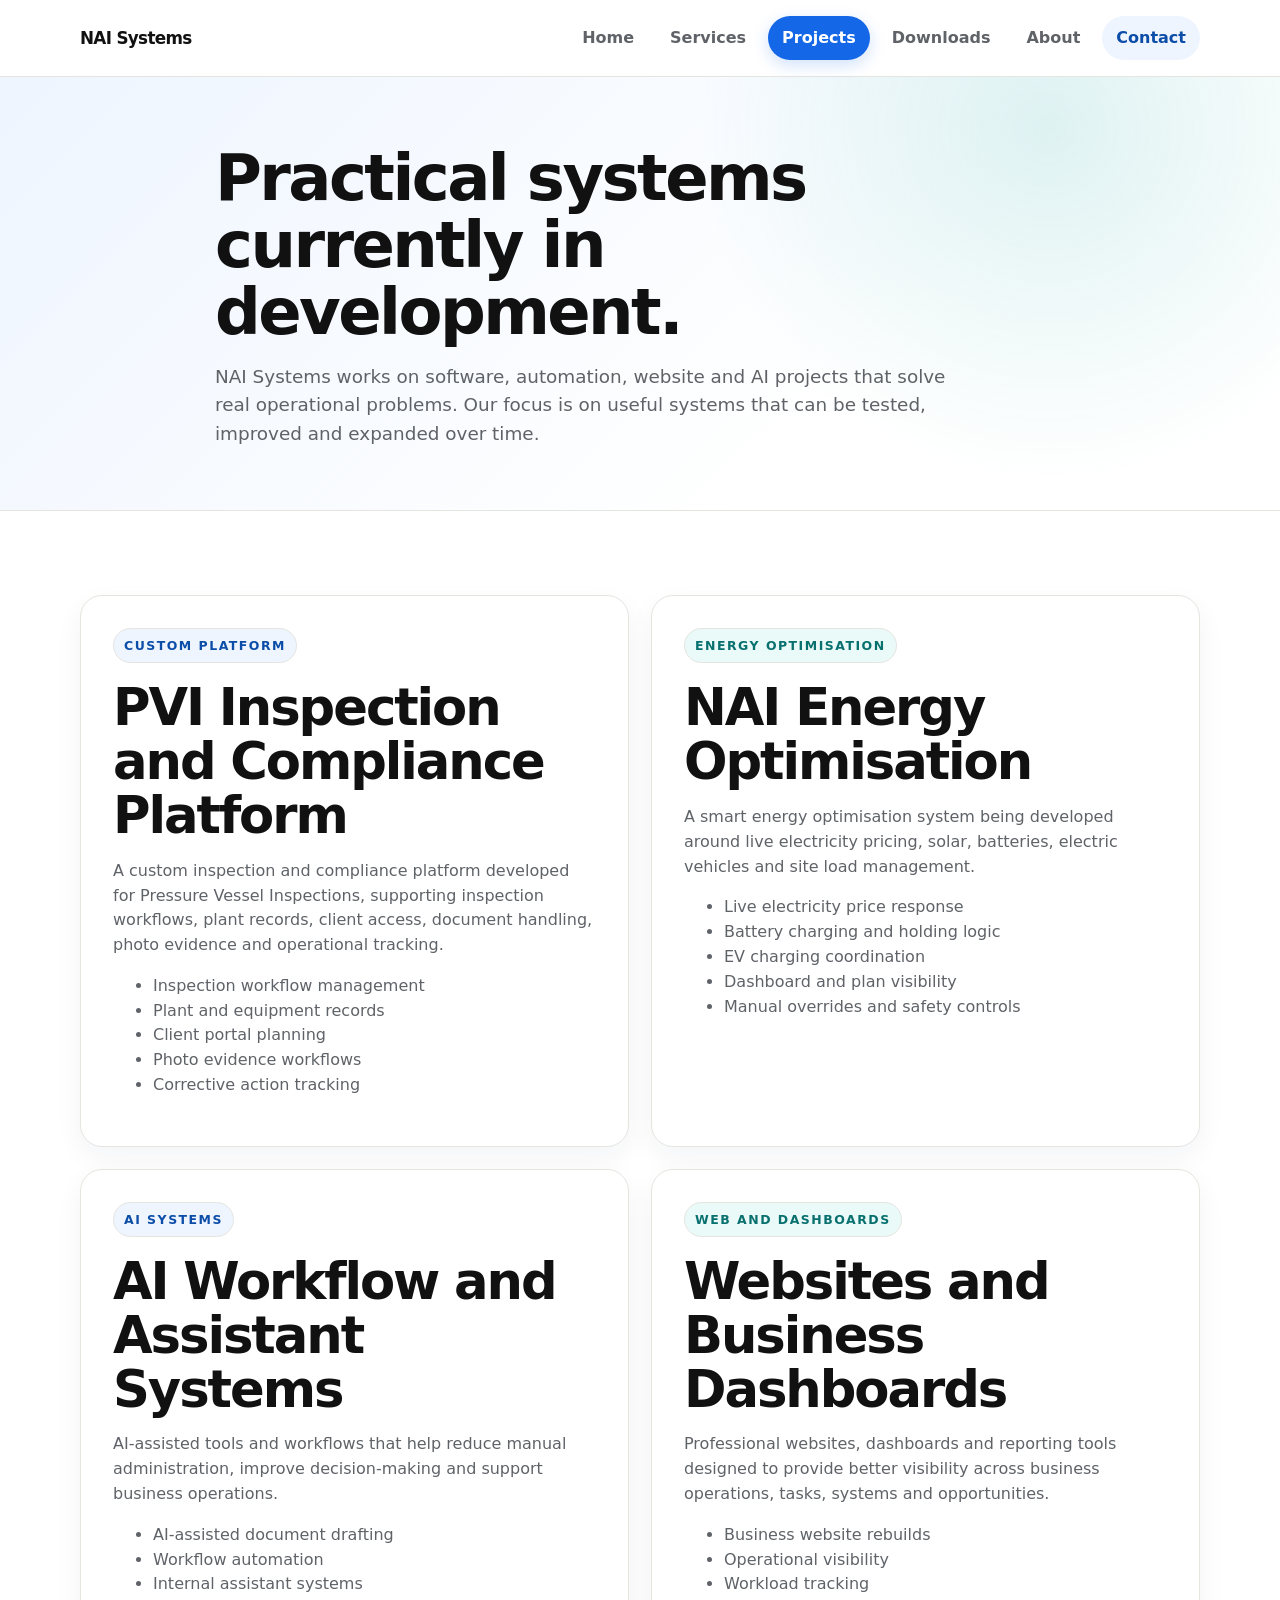
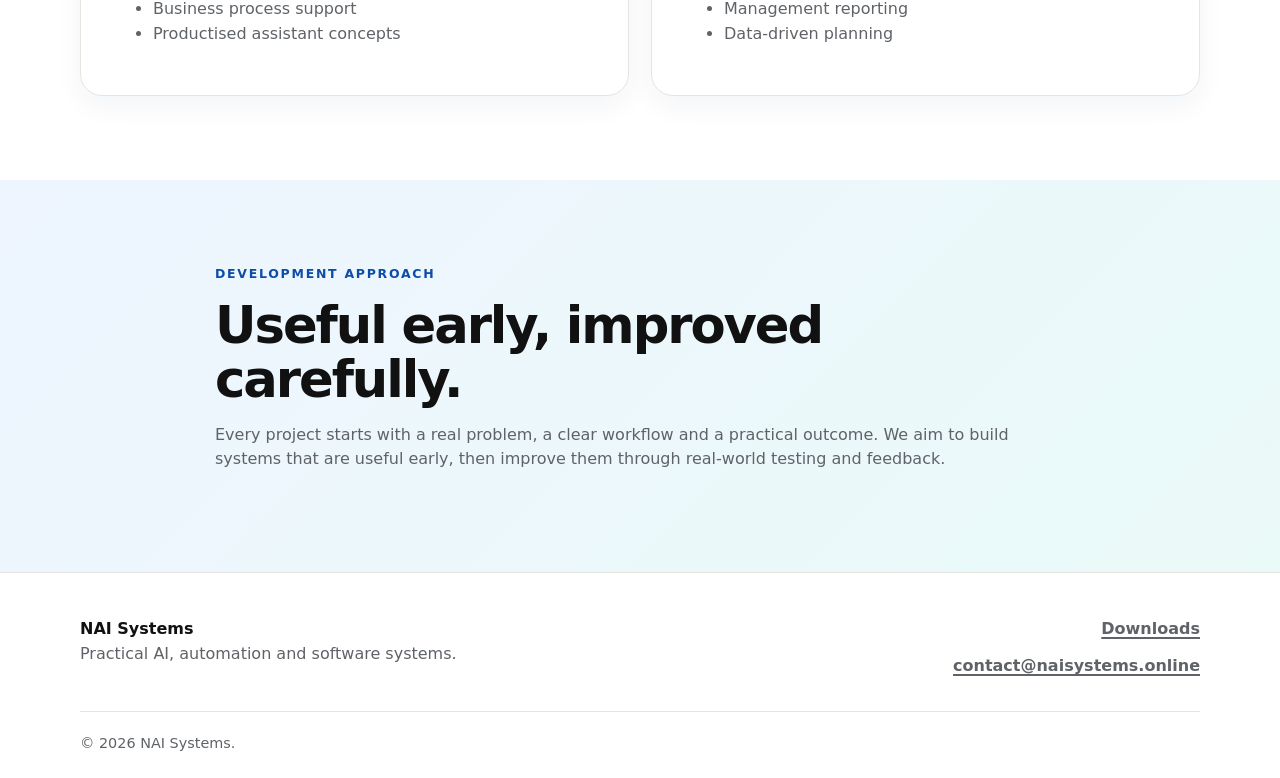
<file: projects.html>
<!doctype html>
<html lang="en">
<head>
  <meta charset="utf-8">
  <meta name="viewport" content="width=device-width, initial-scale=1">
  <title>Projects | NAI Systems</title>
  <meta name="description" content="Practical software, AI, automation, website and energy optimisation systems currently in development by NAI Systems.">
  <link rel="stylesheet" href="css/styles.css">
  <link rel="icon" href="assets/favicon.ico">
  <link rel="apple-touch-icon" href="assets/apple-touch-icon.png">
  <meta property="og:title" content="NAI Systems">
  <meta property="og:description" content="Practical AI, automation, websites and software systems for modern businesses.">
  <meta property="og:image" content="https://www.naisystems.online/assets/nai-social-preview-1200x630.png">
  <meta property="og:url" content="https://www.naisystems.online">
  <meta property="og:type" content="website">
</head>
<body>

<header class="site-header">
  <div class="container nav-wrap">
    <a class="brand" href="index.html" aria-label="NAI Systems home">
      <span class="brand-name">NAI Systems</span>
    </a>

    <button class="nav-toggle" aria-label="Toggle navigation" onclick="document.body.classList.toggle('nav-open')">
      <span></span><span></span><span></span>
    </button>

    <nav class="site-nav" aria-label="Primary navigation">
      <a href="index.html">Home</a>
      <a href="services.html">Services</a>
      <a href="projects.html" aria-current="page">Projects</a>
      <a href="downloads.html">Downloads</a>
      <a href="about.html">About</a>
      <a class="nav-cta" href="contact.html">Contact</a>
    </nav>
  </div>
</header>

<main>

<section class="page-hero">
  <div class="container narrow">
    <h1>Practical systems currently in development.</h1>
    <p>NAI Systems works on software, automation, website and AI projects that solve real operational problems. Our focus is on useful systems that can be tested, improved and expanded over time.</p>
  </div>
</section>

<section class="section">
  <div class="container project-grid">
    <article class="project-card">
      <span class="tag">Custom platform</span>
      <h2>PVI Inspection and Compliance Platform</h2>
      <p>A custom inspection and compliance platform developed for Pressure Vessel Inspections, supporting inspection workflows, plant records, client access, document handling, photo evidence and operational tracking.</p>
      <ul>
        <li>Inspection workflow management</li>
        <li>Plant and equipment records</li>
        <li>Client portal planning</li>
        <li>Photo evidence workflows</li>
        <li>Corrective action tracking</li>
      </ul>
    </article>

    <article class="project-card">
      <span class="tag">Energy optimisation</span>
      <h2>NAI Energy Optimisation</h2>
      <p>A smart energy optimisation system being developed around live electricity pricing, solar, batteries, electric vehicles and site load management.</p>
      <ul>
        <li>Live electricity price response</li>
        <li>Battery charging and holding logic</li>
        <li>EV charging coordination</li>
        <li>Dashboard and plan visibility</li>
        <li>Manual overrides and safety controls</li>
      </ul>
    </article>

    <article class="project-card">
      <span class="tag">AI systems</span>
      <h2>AI Workflow and Assistant Systems</h2>
      <p>AI-assisted tools and workflows that help reduce manual administration, improve decision-making and support business operations.</p>
      <ul>
        <li>AI-assisted document drafting</li>
        <li>Workflow automation</li>
        <li>Internal assistant systems</li>
        <li>Business process support</li>
        <li>Productised assistant concepts</li>
      </ul>
    </article>

    <article class="project-card">
      <span class="tag">Web and dashboards</span>
      <h2>Websites and Business Dashboards</h2>
      <p>Professional websites, dashboards and reporting tools designed to provide better visibility across business operations, tasks, systems and opportunities.</p>
      <ul>
        <li>Business website rebuilds</li>
        <li>Operational visibility</li>
        <li>Workload tracking</li>
        <li>Management reporting</li>
        <li>Data-driven planning</li>
      </ul>
    </article>
  </div>
</section>

<section class="section muted">
  <div class="container narrow">
    <p class="eyebrow">Development approach</p>
    <h2>Useful early, improved carefully.</h2>
    <p>Every project starts with a real problem, a clear workflow and a practical outcome. We aim to build systems that are useful early, then improve them through real-world testing and feedback.</p>
  </div>
</section>

</main>

<footer class="site-footer">
  <div class="container footer-grid">
    <div>
      <a class="footer-brand" href="index.html">NAI Systems</a>
      <p>Practical AI, automation and software systems.</p>
    </div>
    <div class="footer-links">
      <a href="downloads.html">Downloads</a>
      <a href="mailto:contact@naisystems.online">contact@naisystems.online</a>
    </div>
  </div>
  <div class="container footer-bottom">
    <span>© 2026 NAI Systems.</span>
  </div>
</footer>

<script>
  document.addEventListener('click', function(event) {
    if (!event.target.closest('.site-header')) {
      document.body.classList.remove('nav-open');
    }
  });
</script>
</body>
</html>
</file>
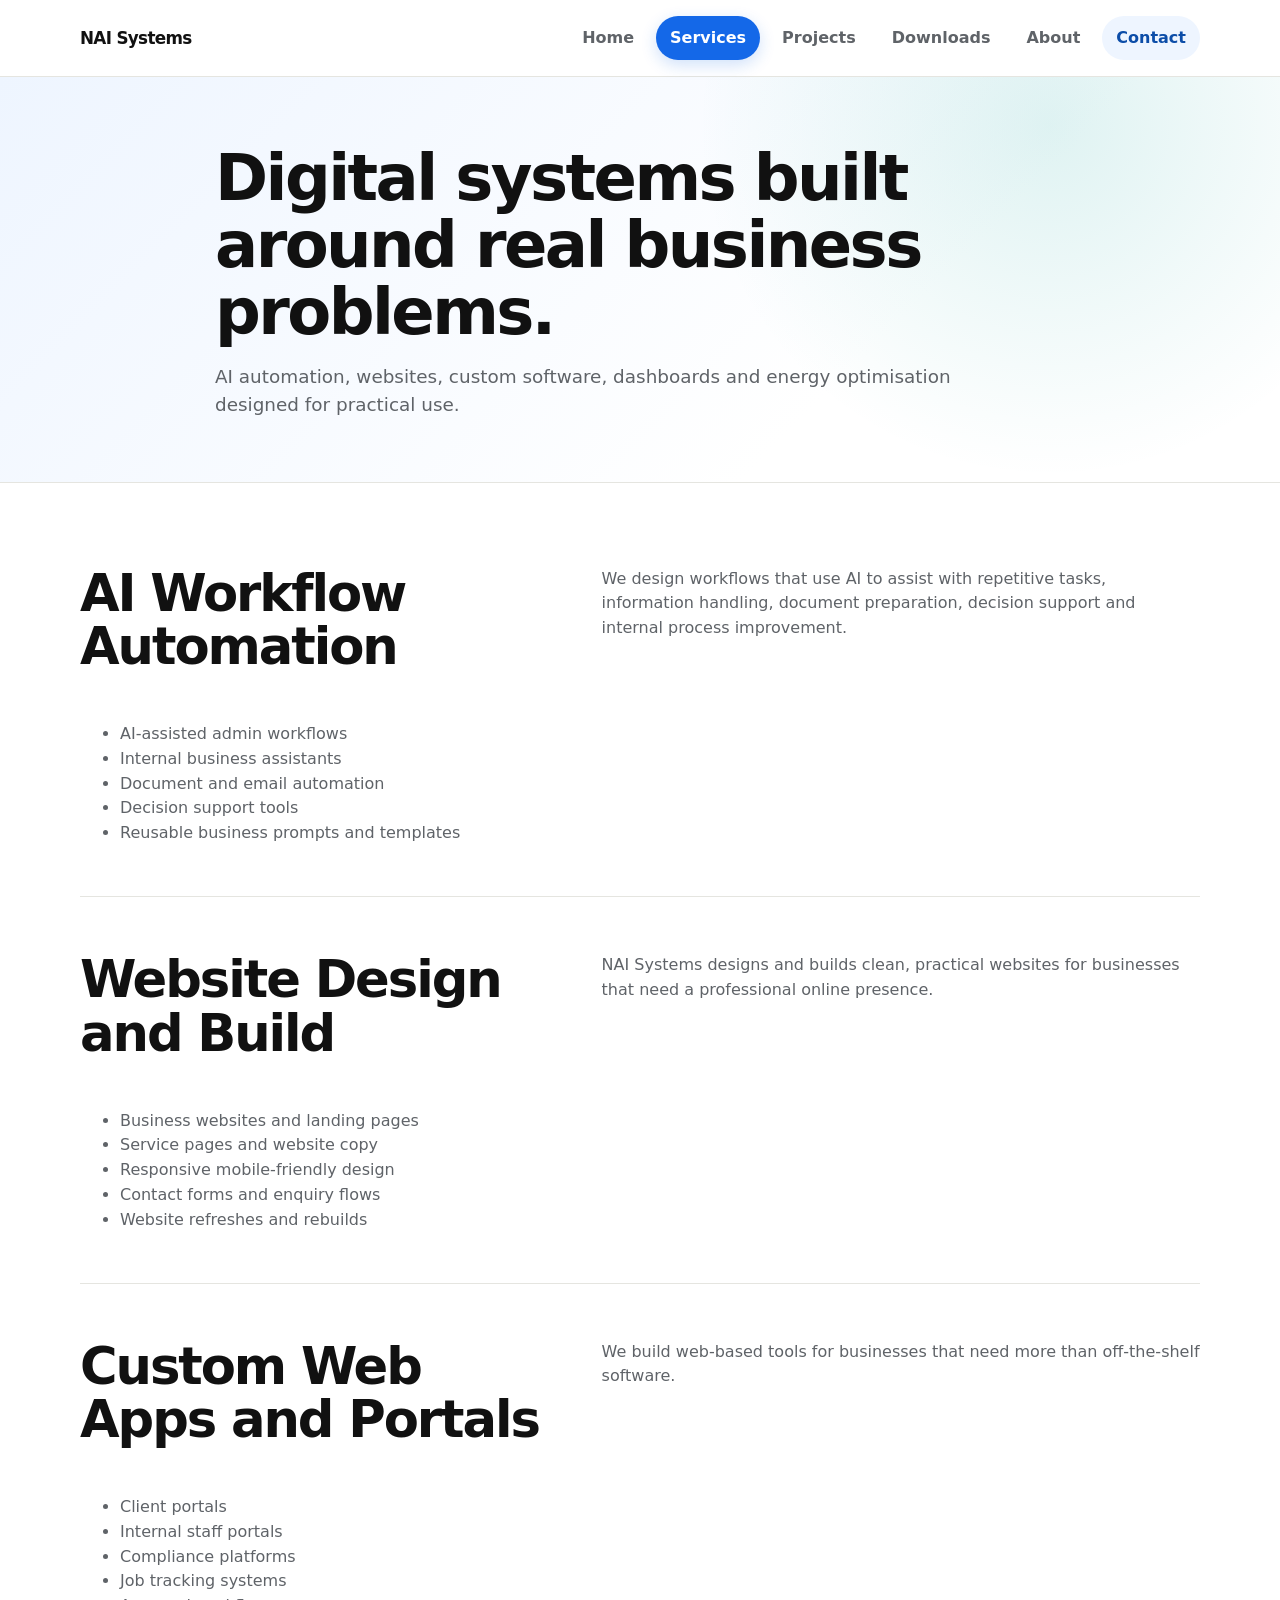
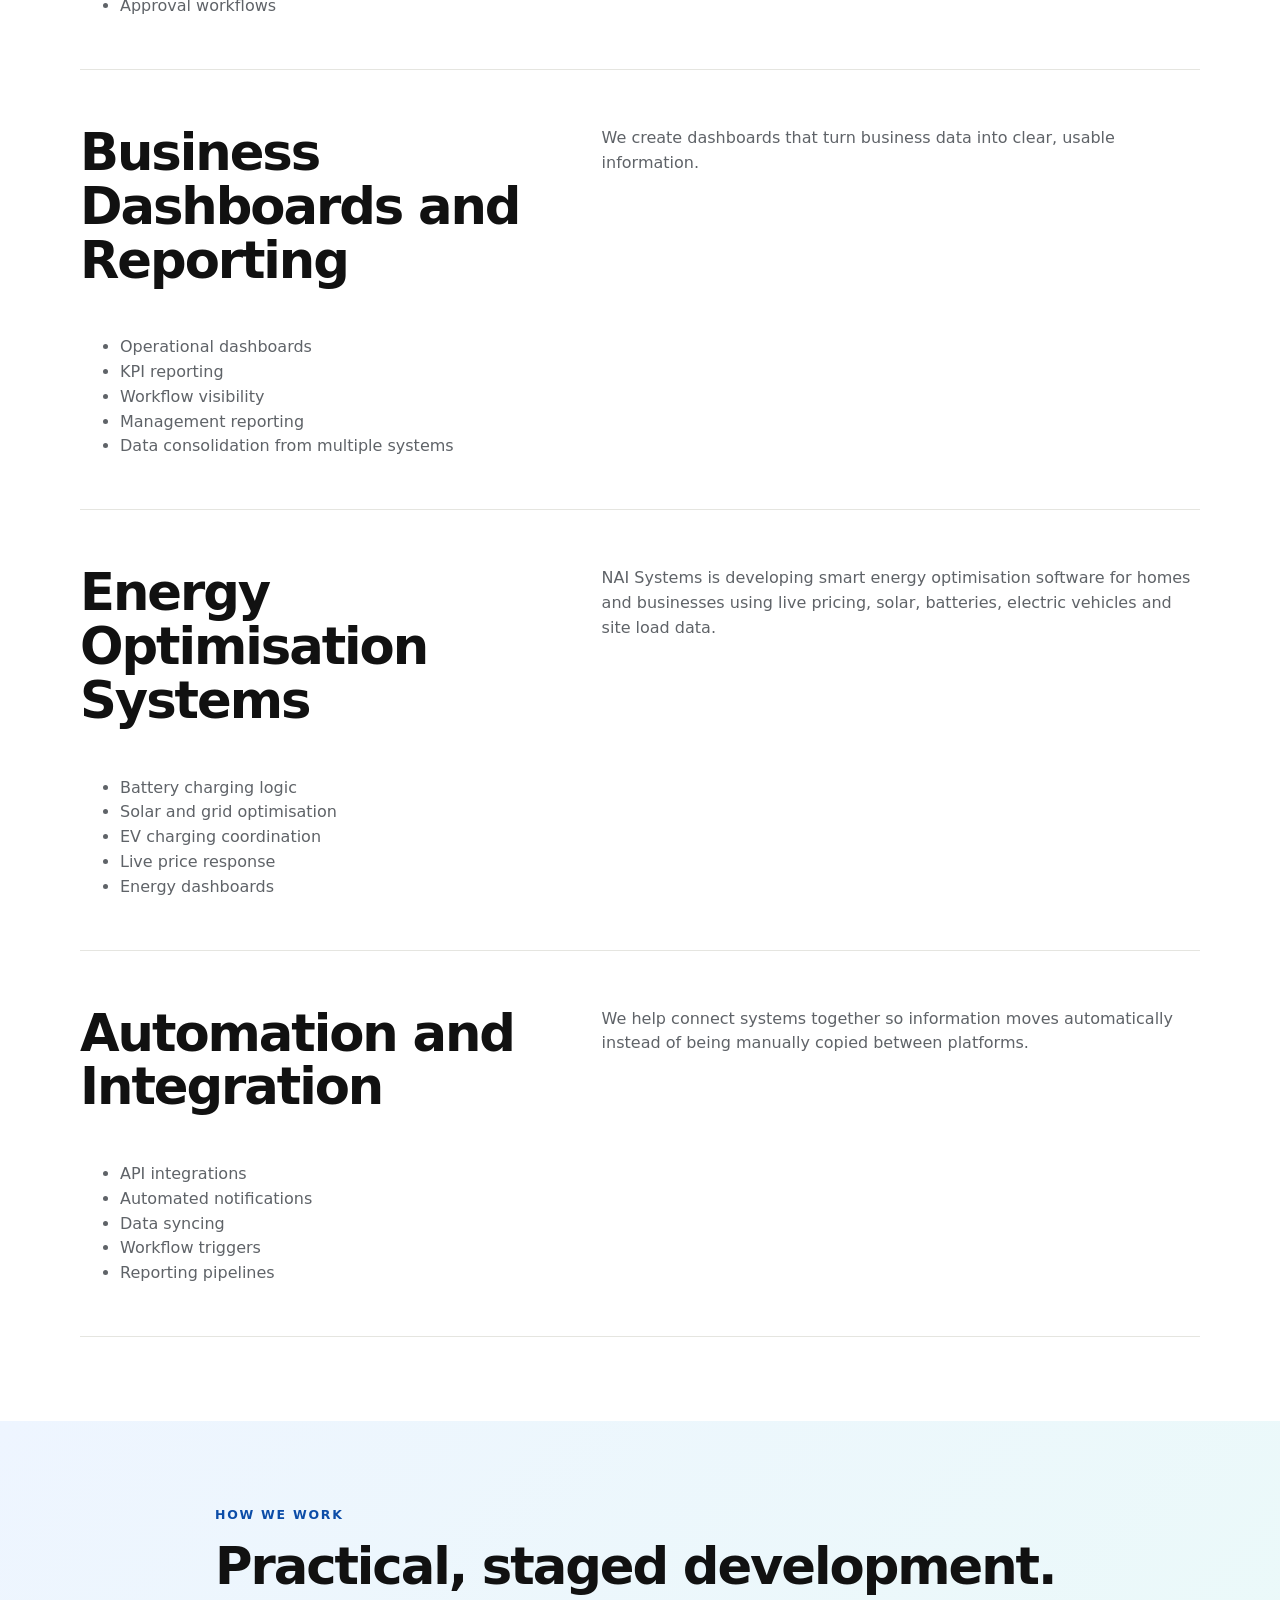
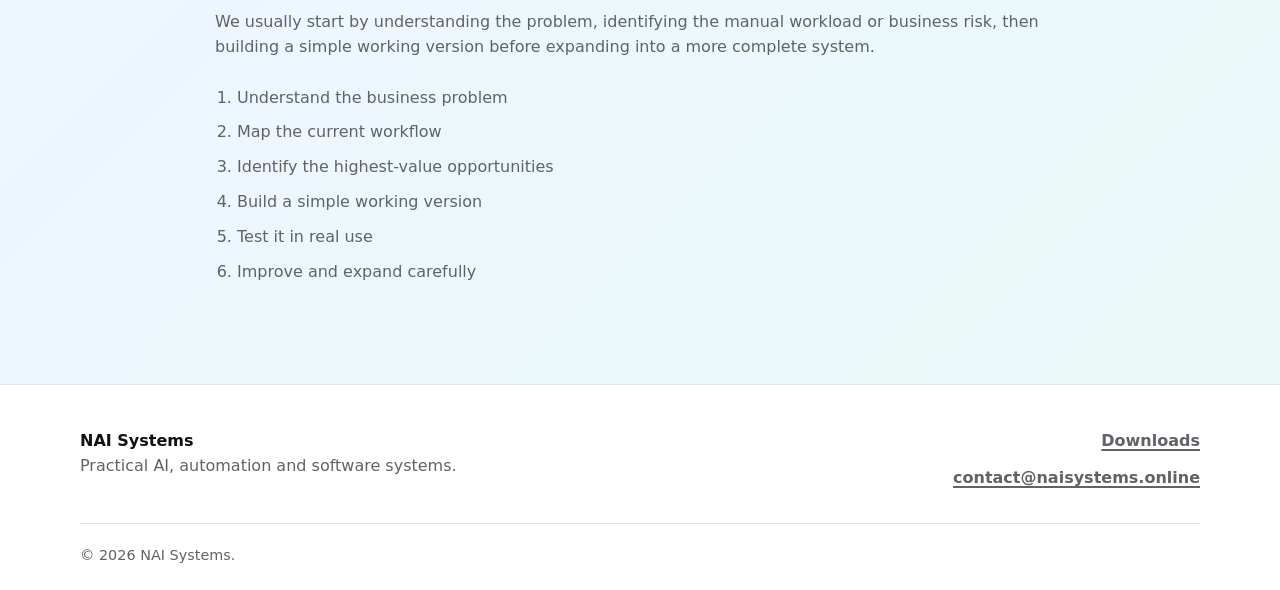
<file: services.html>
<!doctype html>
<html lang="en">
<head>
  <meta charset="utf-8">
  <meta name="viewport" content="width=device-width, initial-scale=1">
  <title>Services | NAI Systems</title>
  <meta name="description" content="AI workflow automation, website design, custom web apps, dashboards, energy optimisation and integration services.">
  <link rel="stylesheet" href="css/styles.css">
  <link rel="icon" href="assets/favicon.ico">
  <link rel="apple-touch-icon" href="assets/apple-touch-icon.png">
  <meta property="og:title" content="NAI Systems">
  <meta property="og:description" content="Practical AI, automation, websites and software systems for modern businesses.">
  <meta property="og:image" content="https://www.naisystems.online/assets/nai-social-preview-1200x630.png">
  <meta property="og:url" content="https://www.naisystems.online">
  <meta property="og:type" content="website">
</head>
<body>

<header class="site-header">
  <div class="container nav-wrap">
    <a class="brand" href="index.html" aria-label="NAI Systems home">
      <span class="brand-name">NAI Systems</span>
    </a>

    <button class="nav-toggle" aria-label="Toggle navigation" onclick="document.body.classList.toggle('nav-open')">
      <span></span><span></span><span></span>
    </button>

    <nav class="site-nav" aria-label="Primary navigation">
      <a href="index.html">Home</a>
      <a href="services.html" aria-current="page">Services</a>
      <a href="projects.html">Projects</a>
      <a href="downloads.html">Downloads</a>
      <a href="about.html">About</a>
      <a class="nav-cta" href="contact.html">Contact</a>
    </nav>
  </div>
</header>

<main>

<section class="page-hero">
  <div class="container narrow">
    <h1>Digital systems built around real business problems.</h1>
    <p>AI automation, websites, custom software, dashboards and energy optimisation designed for practical use.</p>
  </div>
</section>

<section class="section">
  <div class="container service-list">
    <article class="service-item">
      <h2>AI Workflow Automation</h2>
      <p>We design workflows that use AI to assist with repetitive tasks, information handling, document preparation, decision support and internal process improvement.</p>
      <ul>
        <li>AI-assisted admin workflows</li>
        <li>Internal business assistants</li>
        <li>Document and email automation</li>
        <li>Decision support tools</li>
        <li>Reusable business prompts and templates</li>
      </ul>
    </article>

    <article class="service-item">
      <h2>Website Design and Build</h2>
      <p>NAI Systems designs and builds clean, practical websites for businesses that need a professional online presence.</p>
      <ul>
        <li>Business websites and landing pages</li>
        <li>Service pages and website copy</li>
        <li>Responsive mobile-friendly design</li>
        <li>Contact forms and enquiry flows</li>
        <li>Website refreshes and rebuilds</li>
      </ul>
    </article>

    <article class="service-item">
      <h2>Custom Web Apps and Portals</h2>
      <p>We build web-based tools for businesses that need more than off-the-shelf software.</p>
      <ul>
        <li>Client portals</li>
        <li>Internal staff portals</li>
        <li>Compliance platforms</li>
        <li>Job tracking systems</li>
        <li>Approval workflows</li>
      </ul>
    </article>

    <article class="service-item">
      <h2>Business Dashboards and Reporting</h2>
      <p>We create dashboards that turn business data into clear, usable information.</p>
      <ul>
        <li>Operational dashboards</li>
        <li>KPI reporting</li>
        <li>Workflow visibility</li>
        <li>Management reporting</li>
        <li>Data consolidation from multiple systems</li>
      </ul>
    </article>

    <article class="service-item">
      <h2>Energy Optimisation Systems</h2>
      <p>NAI Systems is developing smart energy optimisation software for homes and businesses using live pricing, solar, batteries, electric vehicles and site load data.</p>
      <ul>
        <li>Battery charging logic</li>
        <li>Solar and grid optimisation</li>
        <li>EV charging coordination</li>
        <li>Live price response</li>
        <li>Energy dashboards</li>
      </ul>
    </article>

    <article class="service-item">
      <h2>Automation and Integration</h2>
      <p>We help connect systems together so information moves automatically instead of being manually copied between platforms.</p>
      <ul>
        <li>API integrations</li>
        <li>Automated notifications</li>
        <li>Data syncing</li>
        <li>Workflow triggers</li>
        <li>Reporting pipelines</li>
      </ul>
    </article>
  </div>
</section>

<section class="section muted">
  <div class="container narrow">
    <p class="eyebrow">How we work</p>
    <h2>Practical, staged development.</h2>
    <p>We usually start by understanding the problem, identifying the manual workload or business risk, then building a simple working version before expanding into a more complete system.</p>
    <ol class="steps">
      <li>Understand the business problem</li>
      <li>Map the current workflow</li>
      <li>Identify the highest-value opportunities</li>
      <li>Build a simple working version</li>
      <li>Test it in real use</li>
      <li>Improve and expand carefully</li>
    </ol>
  </div>
</section>

</main>

<footer class="site-footer">
  <div class="container footer-grid">
    <div>
      <a class="footer-brand" href="index.html">NAI Systems</a>
      <p>Practical AI, automation and software systems.</p>
    </div>
    <div class="footer-links">
      <a href="downloads.html">Downloads</a>
      <a href="mailto:contact@naisystems.online">contact@naisystems.online</a>
    </div>
  </div>
  <div class="container footer-bottom">
    <span>© 2026 NAI Systems.</span>
  </div>
</footer>

<script>
  document.addEventListener('click', function(event) {
    if (!event.target.closest('.site-header')) {
      document.body.classList.remove('nav-open');
    }
  });
</script>
</body>
</html>
</file>
<file: css/styles.css>
/* NAI Systems basic static website */

:root {
  --bg: #ffffff;
  --text: #111111;
  --muted: #5f6368;
  --soft: #f5f5f3;
  --line: #e5e5e0;
  --accent: #1468e8;
  --accent-dark: #0c4da8;
  --accent-soft: #eef5ff;
  --teal: #079f9b;
  --teal-soft: #eafaf8;
  --violet: #7356d9;
  --panel: #102d58;
  --panel-text: #f5f5f3;
  --max: 1120px;
  --radius: 22px;
}

* {
  box-sizing: border-box;
}

html {
  scroll-behavior: smooth;
}

body {
  margin: 0;
  font-family: Inter, ui-sans-serif, system-ui, -apple-system, BlinkMacSystemFont, "Segoe UI", Arial, sans-serif;
  background: var(--bg);
  color: var(--text);
  line-height: 1.55;
}

a {
  color: inherit;
  text-decoration: none;
}

a:focus-visible,
button:focus-visible {
  outline: 3px solid var(--accent);
  outline-offset: 3px;
}

p {
  margin: 0 0 1rem;
  color: var(--muted);
}

h1,
h2,
h3 {
  margin: 0 0 1rem;
  line-height: 1.05;
  letter-spacing: -0.04em;
}

h1 {
  font-size: clamp(2.65rem, 7vw, 5.6rem);
}

h2 {
  font-size: clamp(2rem, 4vw, 3.3rem);
}

h3 {
  font-size: 1.35rem;
}

ul,
ol {
  color: var(--muted);
}

.container {
  width: min(calc(100% - 40px), var(--max));
  margin: 0 auto;
}

.narrow {
  max-width: 850px;
}

.site-header {
  position: sticky;
  top: 0;
  z-index: 20;
  background: rgba(255, 255, 255, 0.86);
  backdrop-filter: blur(16px);
  border-bottom: 1px solid var(--line);
}

.nav-wrap {
  display: flex;
  min-height: 76px;
  align-items: center;
  justify-content: space-between;
  gap: 24px;
}

.brand,
.footer-brand {
  display: inline-flex;
  align-items: center;
  gap: 12px;
}

.brand {
  display: inline-flex;
  align-items: center;
  color: #111;
  font-size: 1.05rem;
  font-weight: 850;
  letter-spacing: -0.04em;
}

.brand-name {
  white-space: nowrap;
}

.footer-brand {
  font-weight: 750;
}

.site-nav {
  display: flex;
  align-items: center;
  gap: 8px;
}

.site-nav a {
  padding: 10px 14px;
  color: var(--muted);
  font-weight: 600;
  border-radius: 999px;
}

.site-nav a:hover,
.site-nav a:focus-visible {
  color: var(--text);
  background: var(--soft);
}

.site-nav .nav-cta {
  color: var(--accent-dark);
  background: var(--accent-soft);
}

.site-nav a[aria-current="page"] {
  color: #fff;
  background: var(--accent);
  box-shadow: 0 5px 16px rgba(20, 104, 232, 0.2);
}

.nav-toggle {
  display: none;
  width: 44px;
  height: 44px;
  border: 1px solid var(--line);
  border-radius: 999px;
  background: #fff;
}

.nav-toggle span {
  display: block;
  width: 18px;
  height: 2px;
  margin: 4px auto;
  background: var(--text);
}

.hero {
  padding: 92px 0 74px;
  background:
    radial-gradient(circle at 82% 14%, rgba(7, 159, 155, 0.14), transparent 24rem),
    radial-gradient(circle at 12% 18%, rgba(20, 104, 232, 0.12), transparent 28rem);
}

.hero-grid {
  display: grid;
  grid-template-columns: minmax(0, 1.35fr) minmax(280px, 0.65fr);
  gap: 48px;
  align-items: end;
}

.hero-lead {
  max-width: 760px;
  font-size: clamp(1.1rem, 2vw, 1.35rem);
}

.eyebrow {
  margin-bottom: 1rem;
  color: var(--accent-dark);
  font-size: 0.78rem;
  font-weight: 800;
  letter-spacing: 0.14em;
  text-transform: uppercase;
}

.hero-actions,
.contact-actions {
  display: flex;
  flex-wrap: wrap;
  gap: 12px;
  margin-top: 28px;
}

.button {
  display: inline-flex;
  min-height: 48px;
  align-items: center;
  justify-content: center;
  padding: 0 20px;
  border: 1px solid var(--line);
  border-radius: 999px;
  font-weight: 750;
}

.button.primary {
  background: linear-gradient(135deg, var(--accent), var(--accent-dark));
  color: #fff;
  border-color: var(--accent);
  box-shadow: 0 8px 20px rgba(20, 104, 232, 0.18);
}

.button.secondary {
  background: #fff;
  color: var(--text);
}

.button:hover {
  transform: translateY(-1px);
}

.hero-panel,
.contact-card,
.project-card,
.card {
  border: 1px solid var(--line);
  border-radius: var(--radius);
  background: #fff;
}

.hero-panel {
  padding: 28px;
  background: linear-gradient(145deg, var(--panel), #114c76 62%, #087f82);
  color: var(--panel-text);
  box-shadow: 0 20px 50px rgba(16, 45, 88, 0.18);
}

.hero-panel .signal-list {
  color: #fff;
}

.hero-panel .panel-label {
  color: #dcecff;
  opacity: 1;
}

.panel-label,
.tag {
  display: inline-flex;
  margin-bottom: 18px;
  color: inherit;
  font-size: 0.78rem;
  font-weight: 800;
  letter-spacing: 0.12em;
  text-transform: uppercase;
  opacity: 0.8;
}

.signal-list {
  display: grid;
  gap: 12px;
  margin: 0;
  padding: 0;
  list-style: none;
}

.signal-list li {
  position: relative;
  padding-left: 24px;
}

.signal-list li::before {
  content: "";
  position: absolute;
  top: 0.7em;
  left: 0;
  width: 7px;
  height: 7px;
  border-radius: 999px;
  background: currentColor;
  opacity: 0.55;
}

.section {
  padding: 84px 0;
}

.section.muted {
  background: linear-gradient(135deg, var(--accent-soft), var(--teal-soft));
}

.section-heading {
  max-width: 760px;
  margin-bottom: 36px;
}

.card-grid {
  display: grid;
  gap: 18px;
}

.card-grid.three {
  grid-template-columns: repeat(3, minmax(0, 1fr));
}

.home-services-grid {
  grid-template-columns: repeat(2, minmax(0, 1fr));
}

.card {
  padding: 28px;
  border-top: 3px solid var(--accent);
  box-shadow: 0 10px 28px rgba(16, 45, 88, 0.05);
}

.card:nth-child(2n) {
  border-top-color: var(--teal);
}

.card:nth-child(3n) {
  border-top-color: var(--violet);
}

.card p {
  margin-bottom: 0;
}

.split {
  display: grid;
  grid-template-columns: minmax(0, 0.85fr) minmax(0, 1.15fr);
  gap: 56px;
  align-items: start;
}

.cta {
  padding: 84px 0;
}

.cta-box {
  padding: 54px;
  border-radius: calc(var(--radius) + 10px);
  background: linear-gradient(135deg, var(--panel), #114c76 62%, #087f82);
  color: var(--panel-text);
  box-shadow: 0 20px 50px rgba(16, 45, 88, 0.16);
}

.cta-box p {
  max-width: 720px;
  color: #cfcfca;
}

.cta-box .button.primary {
  margin-top: 16px;
  background: #fff;
  color: #111;
  border-color: #fff;
}

.page-hero {
  padding: 68px 0 46px;
  border-bottom: 1px solid var(--line);
  background:
    radial-gradient(circle at 82% 12%, rgba(7, 159, 155, 0.13), transparent 22rem),
    linear-gradient(135deg, var(--accent-soft), #fff 68%);
}

.page-hero h1 {
  max-width: 900px;
  font-size: clamp(2.35rem, 5vw, 4.6rem);
}

.page-hero p {
  max-width: 760px;
  font-size: 1.15rem;
}

.service-list {
  display: grid;
  gap: 22px;
}

.service-item {
  display: grid;
  grid-template-columns: minmax(0, 0.9fr) minmax(0, 1.1fr);
  gap: 32px;
  padding: 34px 0;
  border-bottom: 1px solid var(--line);
}

.service-item:first-child {
  padding-top: 0;
}

.service-item ul {
  margin-top: 0;
}

.steps {
  display: grid;
  gap: 10px;
  margin-top: 26px;
  padding-left: 22px;
}

.project-grid,
.contact-grid {
  display: grid;
  grid-template-columns: repeat(2, minmax(0, 1fr));
  gap: 22px;
}

.project-card,
.contact-card {
  padding: 32px;
  box-shadow: 0 10px 28px rgba(16, 45, 88, 0.05);
}

.project-card .tag {
  padding: 7px 10px;
  border: 1px solid var(--line);
  border-radius: 999px;
  color: var(--accent-dark);
  background: var(--accent-soft);
  opacity: 1;
}

.contact-list {
  display: grid;
  gap: 18px;
  margin: 30px 0 0;
}

.contact-list div {
  padding-top: 18px;
  border-top: 1px solid var(--line);
}

.contact-list dt {
  color: var(--muted);
  font-size: 0.85rem;
  font-weight: 800;
  text-transform: uppercase;
  letter-spacing: 0.08em;
}

.contact-list dd {
  margin: 4px 0 0;
  font-weight: 700;
}

.contact-list a,
.footer-links a {
  text-decoration: underline;
  text-decoration-thickness: 1.5px;
  text-underline-offset: 0.18em;
}

.contact-list a:hover,
.contact-list a:focus-visible,
.footer-links a:hover,
.footer-links a:focus-visible {
  color: var(--text);
}

.project-card:nth-child(2n) .tag {
  color: #08706e;
  background: var(--teal-soft);
}

.contact-card:first-child {
  border-top: 3px solid var(--accent);
}

.contact-card:last-child {
  border-top: 3px solid var(--teal);
  background: linear-gradient(145deg, #fff, var(--teal-soft));
}

.site-footer {
  padding: 44px 0 24px;
  border-top: 1px solid var(--line);
  background: #fff;
}

.footer-grid {
  display: flex;
  justify-content: space-between;
  gap: 28px;
}

.footer-links {
  display: grid;
  gap: 8px;
  text-align: right;
  color: var(--muted);
  font-weight: 650;
}

.footer-bottom {
  margin-top: 28px;
  padding-top: 20px;
  border-top: 1px solid var(--line);
  color: var(--muted);
  font-size: 0.9rem;
}

@media (max-width: 820px) {
  .nav-toggle {
    display: block;
  }

  .site-nav {
    position: absolute;
    top: 76px;
    left: 20px;
    right: 20px;
    display: none;
    flex-direction: column;
    align-items: stretch;
    padding: 14px;
    border: 1px solid var(--line);
    border-radius: 18px;
    background: #fff;
    box-shadow: 0 20px 60px rgba(0, 0, 0, 0.08);
  }

  .nav-open .site-nav {
    display: flex;
  }

  .hero {
    padding-top: 64px;
  }

  .hero-grid,
  .split,
  .service-item,
  .project-grid,
  .contact-grid {
    grid-template-columns: 1fr;
  }

  .card-grid.three {
    grid-template-columns: 1fr;
  }

  .home-services-grid {
    grid-template-columns: 1fr;
  }

  .section,
  .cta {
    padding: 58px 0;
  }

  .cta-box {
    padding: 34px 24px;
  }

  .footer-grid {
    flex-direction: column;
  }

  .footer-links {
    text-align: left;
  }
}

@media (max-width: 520px) {
  .container {
    width: min(calc(100% - 28px), var(--max));
  }

  .button {
    width: 100%;
  }

  .hero-actions,
  .contact-actions {
    width: 100%;
  }
}

/* Wake downloads: retain the shared website shell and product's Dawn identity. */
.visually-hidden,
.skip-link:not(:focus) {
  position: absolute;
  width: 1px;
  height: 1px;
  padding: 0;
  overflow: hidden;
  clip-path: inset(50%);
  white-space: nowrap;
}

.skip-link:focus {
  position: fixed;
  top: 12px;
  left: 16px;
  z-index: 30;
  padding: 12px 20px;
  background: #fff;
  color: var(--accent-dark);
}

.wake-hero {
  padding: 52px 0;
  color: #fff;
  background: radial-gradient(ellipse at 12% 5%, #174d80, transparent 65%), #0d2341;
}

.wake-hero-layout {
  display: grid;
  grid-template-columns: minmax(0, 1.4fr) minmax(0, 1fr);
  gap: 64px;
  align-items: center;
}

.wake-hero .eyebrow,
.wake-hero .text-link { color: #a8d8ff; }
.wake-hero p { color: #d3dfed; max-width: 600px; }
.wake-lockup { display: flex; gap: 16px; align-items: center; margin-bottom: 24px; }
.wake-lockup h1 { font-size: clamp(3.5rem, 6vw, 4.6rem); margin-bottom: 2px; }
.wake-lockup p { margin: 0; font-size: 1rem; }
.wake-hero .wake-intro { color: #fff; font-size: 1.4rem; font-weight: 650; }
.wake-beta-note { border-left: 1px solid #54708f; padding-left: 32px; }
.wake-beta-note h2 { font-size: 1.5rem; letter-spacing: -0.025em; margin-top: 18px; }
.wake-beta-note p:last-child { margin-bottom: 0; }
.release-badge { display: inline-block; padding: 5px 10px; border-radius: 999px; background: var(--accent-soft); color: var(--accent-dark); font-size: 0.78rem; font-weight: 750; }
.release-badge.pending { background: #fff4db; color: #77500a; }
.download-grid,
.installation-grid { display: grid; grid-template-columns: repeat(3, minmax(0, 1fr)); gap: 24px; }
.downloads-section { padding: 52px 0; }
.download-recommendation { display: flex; flex-wrap: wrap; align-items: center; gap: 16px 24px; margin-bottom: 24px; padding: 22px 28px; border: 1px solid var(--line); border-radius: var(--radius); background: var(--accent-soft); }
.download-recommendation[hidden],
.download-recommendation [hidden] { display: none; }
.download-choice { display: grid; gap: 6px; }
.download-choice label { font-weight: 750; }
.download-choice select { max-width: 100%; min-height: 44px; padding: 8px 12px; border: 1px solid var(--line); border-radius: 8px; background: #fff; color: var(--text); font: inherit; }
.download-choice select:focus-visible { outline: 3px solid var(--accent); outline-offset: 3px; }
.download-recommendation p { flex: 1 1 220px; margin: 0; font-size: 0.9rem; }
.download-recommendation .button { flex-shrink: 0; }
.download-card { display: flex; flex-direction: column; padding: 28px; border: 1px solid var(--line); border-radius: var(--radius); background: #fff; box-shadow: 0 10px 28px #102d580a; }
.download-card-heading { display: flex; flex-wrap: wrap; gap: 12px; justify-content: space-between; align-items: center; margin-bottom: 22px; }
.platform-label { color: var(--muted); font-size: 0.85rem; font-weight: 750; }
.download-card h3 { font-size: 1.75rem; }
.release-details { margin: 4px 0 24px; }
.release-details div { display: flex; flex-wrap: wrap; gap: 8px 20px; justify-content: space-between; padding: 10px 0; border-bottom: 1px solid var(--line); }
.release-details dt { color: var(--muted); }
.release-details dd { margin: 0; font-weight: 650; }
.text-link { color: var(--accent-dark); text-decoration: underline; text-underline-offset: 4px; font-weight: 650; }
.download-card > .text-link { margin-top: 16px; align-self: flex-start; }
.download-card > .button { margin-top: auto; }
.availability-note,
.help-note { font-size: 0.9rem; }
.download-support { margin: 24px 0 0; }
.download-support a { color: var(--accent-dark); text-decoration: underline; text-underline-offset: 3px; }
.installation-section { padding: 52px 0; }
.installation-grid { gap: 48px; }
.installation-grid h3 { line-height: 1.2; }
.installation-grid .steps { margin-top: 0; padding-left: 22px; }
.installation-grid li { padding-left: 4px; }
.setup-help { margin-top: 28px; }
.setup-help details { border-top: 1px solid #c9d6e6; padding: 20px 0; }
summary { cursor: pointer; font-weight: 700; }
summary:focus-visible { outline: 3px solid var(--accent); outline-offset: 4px; }
.setup-help summary { font-size: 1.05rem; }
.setup-help p { max-width: 850px; margin: 16px 0 0; }
.wake-setup-guide { margin: 28px 0; scroll-margin-top: 100px; }
.wake-setup-guide details { scroll-margin-top: 100px; }
.wake-setup-guide li { max-width: 850px; margin-top: 12px; overflow-wrap: anywhere; }
.wake-setup-guide nav ul { columns: 2; padding-left: 22px; }
.wake-setup-guide nav li { break-inside: avoid; }
@media (max-width: 620px) { .wake-setup-guide nav ul { columns: 1; } }
.checksum { margin-top: 22px; font-size: 0.82rem; color: var(--muted); }
.checksum code { display: block; overflow-wrap: anywhere; margin-top: 12px; padding: 12px; border-radius: 8px; background: var(--soft); }
#installation,
#windows-install,
#android-install,
#iphone-install { scroll-margin-top: 100px; }
.wake-home-callout { display: flex; gap: 24px; align-items: center; justify-content: space-between; padding: 32px; border: 1px solid var(--line); border-radius: var(--radius); background: var(--accent-soft); }
.wake-home-callout h2 { font-size: 2rem; }
.wake-home-callout p { margin-bottom: 0; }
.wake-home-callout .button { flex-shrink: 0; }

@media (max-width: 820px) {
  .wake-hero-layout,
  .download-grid,
  .installation-grid { grid-template-columns: 1fr; gap: 28px; }
  .wake-beta-note { padding: 24px 0 0; border-left: 0; border-top: 1px solid #54708f; }
  .wake-home-callout { align-items: flex-start; flex-direction: column; }
}

@media (max-width: 520px) {
  .download-recommendation { padding: 22px; }
  .download-choice { width: 100%; }
  .download-card { padding: 22px; }
  .wake-hero { padding: 36px 0; }
  .wake-lockup { gap: 8px; }
  .wake-lockup img { width: 64px; height: 64px; }
}

@media (prefers-reduced-motion: reduce) {
  html { scroll-behavior: auto; }
}
</file>
